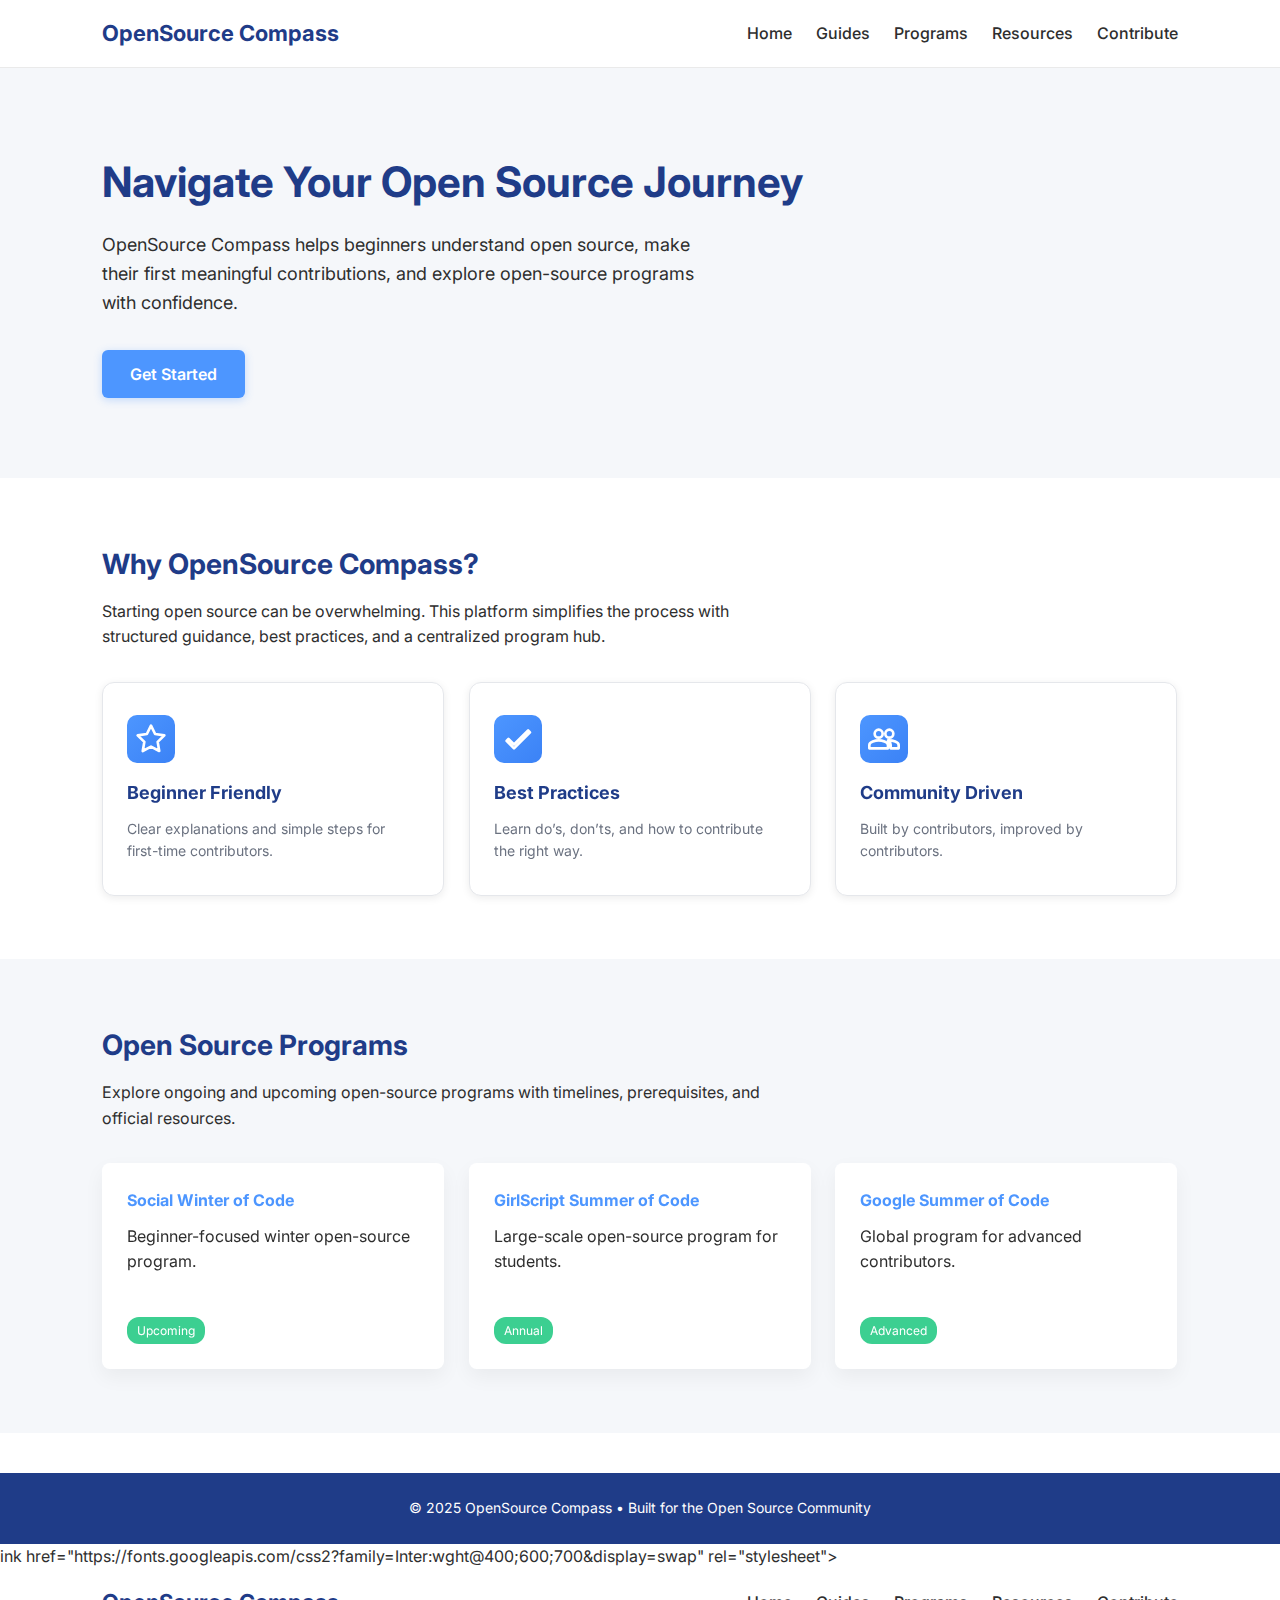
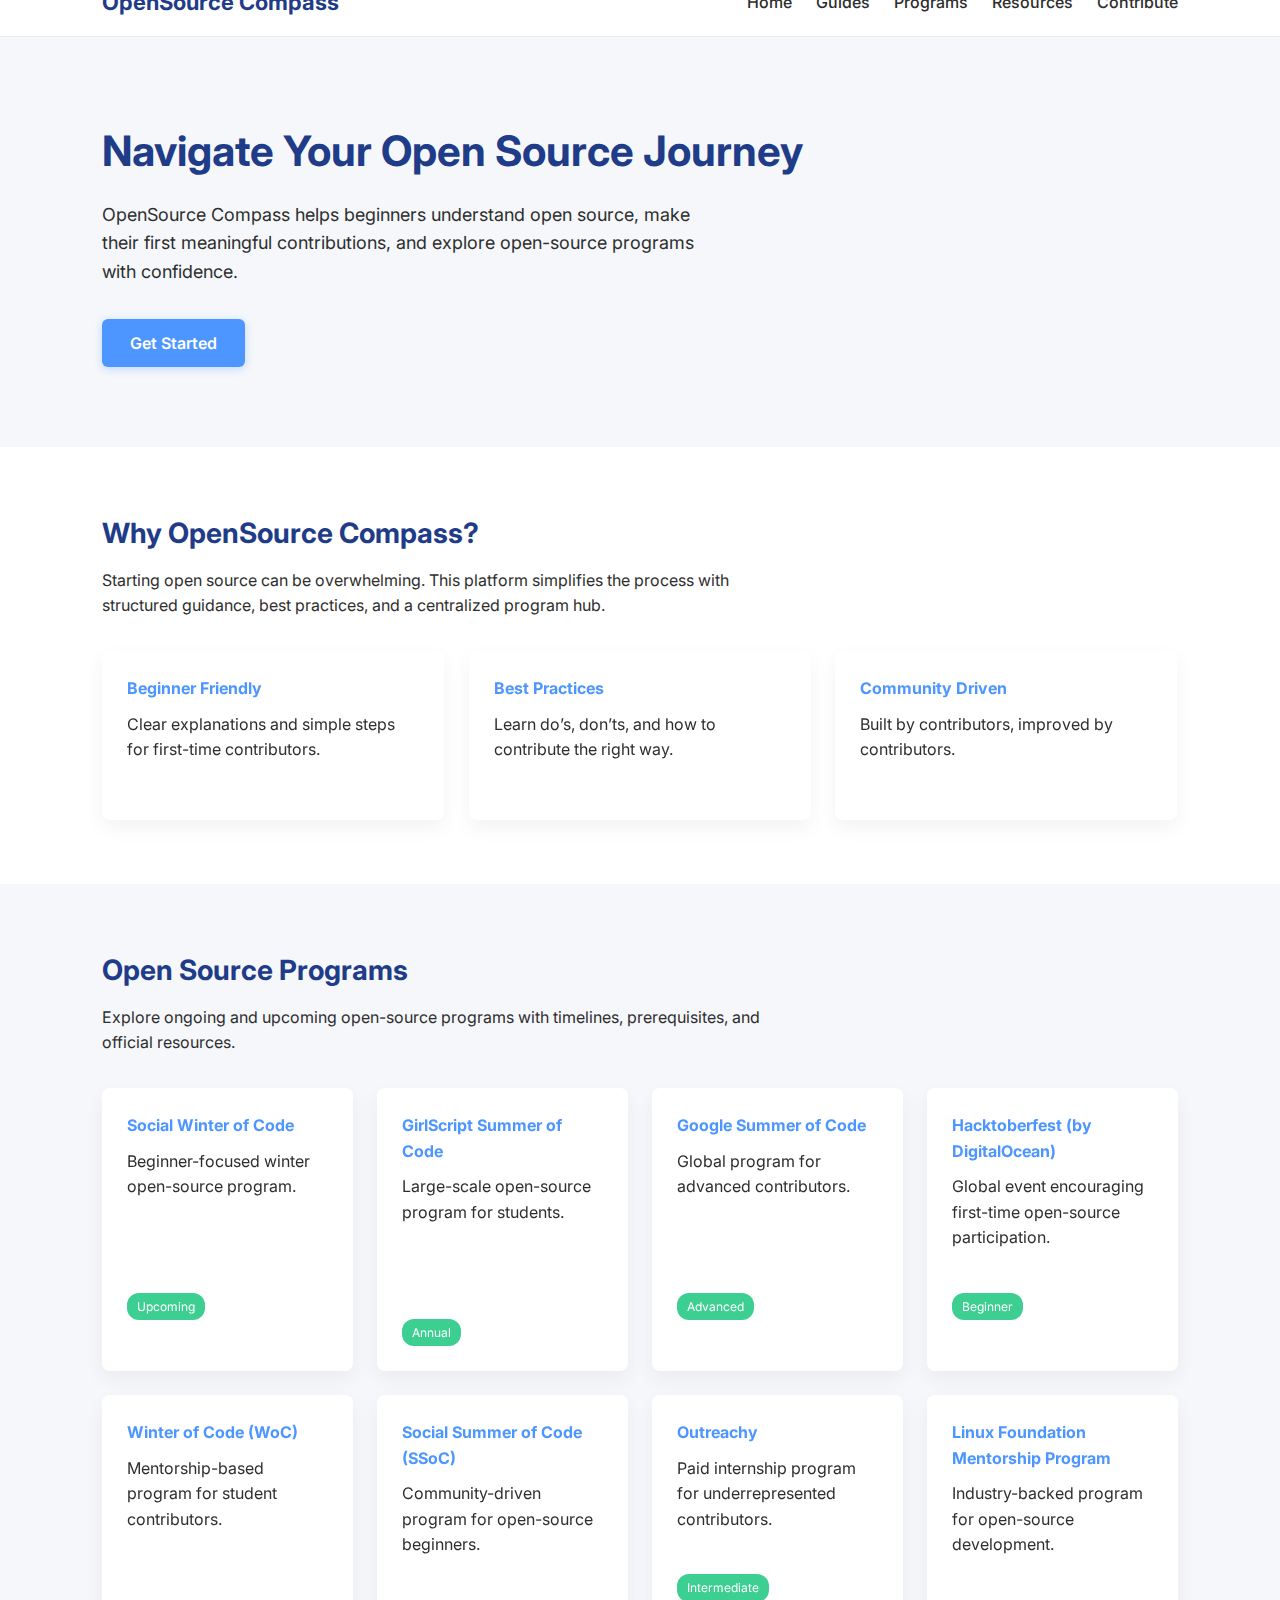
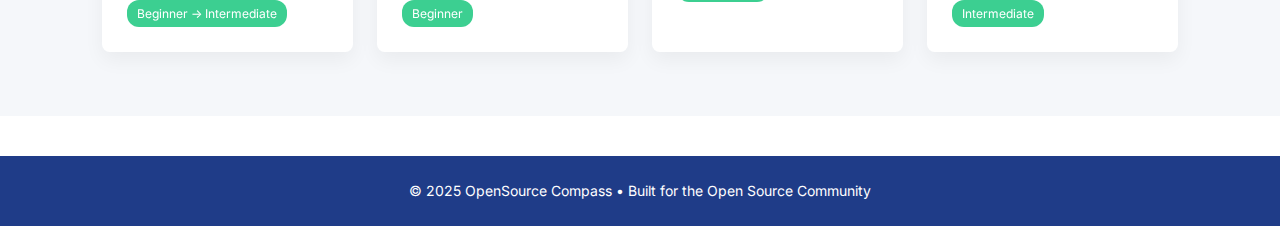
<file: index.html>
<!DOCTYPE html>
<html lang="en">
<head>
    <meta charset="UTF-8">
    <title>OpenSource Compass</title>
    <meta name="viewport" content="width=device-width, initial-scale=1.0">

    <!-- Google Font -->
    <l<!DOCTYPE html>
<html lang="en">
<head>
    <meta charset="UTF-8">
    <title>OpenSource Compass</title>
    <meta name="viewport" content="width=device-width, initial-scale=1.0">

    <!-- Google Font -->
    <link href="https://fonts.googleapis.com/css2?family=Inter:wght@400;600;700&display=swap" rel="stylesheet">
    <link rel="stylesheet" href="css/style.css">
</head>

<body>

<!-- Navbar -->
<header>
    <h1>OpenSource Compass</h1>
    <div class="hamburger">
        <div></div>
        <div></div>
        <div></div>
    </div>
    <nav>
        <div class="close-icon">X</div>
        <a href="#">Home</a>
        <a href="#">Guides</a>
        <a href="#">Programs</a>
        <a href="#">Resources</a>
        <a href="#">Contribute</a>
    </nav>
</header>

<!-- Hero Section -->
<section class="hero">
    <h2>Navigate Your Open Source Journey</h2>
    <p>
        OpenSource Compass helps beginners understand open source,
        make their first meaningful contributions, and explore
        open-source programs with confidence.
    </p>
    <button>Get Started</button>
</section>

<!-- Why Section -->
<section>
    <h3>Why OpenSource Compass?</h3>
    <p>
        Starting open source can be overwhelming. This platform simplifies
        the process with structured guidance, best practices, and a
        centralized program hub.
    </p>

    <div class="card-container why-cards">
        <div class="card">
            <div class="icon">
                <svg viewBox="0 0 24 24">
                    <!-- Lightbulb Icon -->
                    <path d="M12 2l3.09 6.26L22 9.27l-5 4.87 1.18 6.88L12 17.77l-6.18 3.25L7 14.14 2 9.27l6.91-1.01L12 2z"/>
                </svg>
            </div>
            <h4>Beginner Friendly</h4>
            <p>Clear explanations and simple steps for first-time contributors.</p>
        </div>

        <div class="card">
            <div class="icon">
                <svg viewBox="0 0 24 24">
                    <!-- Checkmark Icon -->
                    <path d="M9 16.17L4.83 12l-1.42 1.41L9 19 21 7l-1.41-1.41L9 16.17z"/>
                </svg>
            </div>
            <h4>Best Practices</h4>
            <p>Learn do’s, don’ts, and how to contribute the right way.</p>
        </div>

        <div class="card">
            <div class="icon">
                <svg viewBox="0 0 24 24">
                    <!-- People Icon -->
                    <path d="M16 11c1.66 0 2.99-1.34 2.99-3S17.66 5 16 5c-1.66 0-3 1.34-3 3s1.34 3 3 3zm-8 0c1.66 0 2.99-1.34 2.99-3S9.66 5 8 5C6.34 5 5 6.34 5 8s1.34 3 3 3zm0 2c-2.33 0-7 1.17-7 3.5V19h14v-2.5c0-2.33-4.67-3.5-7-3.5zm8 0c-.29 0-.62.02-.97.05 1.16.84 1.97 1.97 1.97 3.45V19h6v-2.5c0-2.33-4.67-3.5-7-3.5z"/>
                </svg>
            </div>
            <h4>Community Driven</h4>
            <p>Built by contributors, improved by contributors.</p>
        </div>
    </div>
</section>

<!-- Programs Section -->
<section class="programs">
    <h3>Open Source Programs</h3>
    <p>
        Explore ongoing and upcoming open-source programs with timelines,
        prerequisites, and official resources.
    </p>

    <div class="card-container">
        <div class="card">
            <h4>Social Winter of Code</h4>
            <p>Beginner-focused winter open-source program.</p>
            <span class="badge">Upcoming</span>
        </div>

        <div class="card">
            <h4>GirlScript Summer of Code</h4>
            <p>Large-scale open-source program for students.</p>
            <span class="badge">Annual</span>
        </div>

        <div class="card">
            <h4>Google Summer of Code</h4>
            <p>Global program for advanced contributors.</p>
            <span class="badge">Advanced</span>
        </div>
    </div>
</section>

<!-- Footer -->
<footer>
    <p>© 2025 OpenSource Compass • Built for the Open Source Community</p>
</footer>

<script>
    const hamburger = document.querySelector('.hamburger');
    const nav = document.querySelector('nav');
    const closeIcon = document.querySelector('.close-icon');

    hamburger.addEventListener('click', () => {
        nav.classList.add('active');
        hamburger.classList.add('active');
    });

    closeIcon.addEventListener('click', () => {
        nav.classList.remove('active');
        hamburger.classList.remove('active');
    });

    document.addEventListener('click', (e) => {
        if (nav.classList.contains('active') && !nav.contains(e.target) && !hamburger.contains(e.target)) {
            nav.classList.remove('active');
            hamburger.classList.remove('active');
        }
    });
</script>

</body>
</html>
ink href="https://fonts.googleapis.com/css2?family=Inter:wght@400;600;700&display=swap" rel="stylesheet">
    <link rel="stylesheet" href="css/style.css">

    <style>
        :root {
            --primary-blue: #1F3C88;
            --secondary-blue: #4D96FF;
            --light-gray: #F5F7FA;
            --text-dark: #2E2E2E;
            --success-green: #3CCF91;
            --white: #FFFFFF;
        }

        * {
            margin: 0;
            padding: 0;
            box-sizing: border-box;
            font-family: 'Inter', sans-serif;
        }

        body {
            background-color: var(--white);
            color: var(--text-dark);
            line-height: 1.6;
        }

        /* ---------- Navbar ---------- */
        header {
            background-color: var(--white);
            border-bottom: 1px solid #eaeaea;
            padding: 16px 8%;
            display: flex;
            justify-content: space-between;
            align-items: center;
        }

        header h1 {
            color: var(--primary-blue);
            font-size: 22px;
        }

        nav a {
            margin-left: 24px;
            text-decoration: none;
            color: var(--text-dark);
            font-weight: 500;
        }

        nav a:hover {
            color: var(--secondary-blue);
        }

        /* ---------- Hero Section ---------- */
        .hero {
            background-color: var(--light-gray);
            padding: 80px 8%;
            display: flex;
            flex-direction: column;
            align-items: flex-start;
        }

        .hero h2 {
            font-size: 42px;
            color: var(--primary-blue);
            margin-bottom: 16px;
        }

        .hero p {
            max-width: 600px;
            font-size: 18px;
            margin-bottom: 32px;
        }

        .hero button {
            background-color: var(--secondary-blue);
            color: var(--white);
            border: none;
            padding: 14px 28px;
            font-size: 16px;
            border-radius: 6px;
            cursor: pointer;
        }

        .hero button:hover {
            background-color: var(--primary-blue);
        }

        /* ---------- Section Common ---------- */
        section {
            padding: 64px 8%;
        }

        section h3 {
            font-size: 28px;
            color: var(--primary-blue);
            margin-bottom: 12px;
        }

        section p {
            max-width: 700px;
            margin-bottom: 32px;
        }

        /* ---------- Cards ---------- */
        .card-container {
            display: grid;
            grid-template-columns: repeat(auto-fit, minmax(250px, 1fr));
            gap: 24px;
        }

        .card {
            background-color: var(--white);
            padding: 24px;
            border-radius: 8px;
            box-shadow: 0 8px 20px rgba(0,0,0,0.05);
            border: 1px solid transparent;
            transition: 
                transform 0.3s ease,
                box-shadow 0.3s ease;
        }

        .card:hover {
            transform: translateY(-10px);
            box-shadow: 0 16px 35px rgba(0,0,0,0.12);
            border-color: var(--secondary-blue);
        }

        .card h4 {
            margin-bottom: 10px;
            color: var(--secondary-blue);
        }

        /* ---------- Programs Section ---------- */
        .programs {
            background-color: var(--light-gray);
        }

        .badge {
            display: inline-block;
            background-color: var(--success-green);
            color: var(--white);
            padding: 4px 10px;
            border-radius: 12px;
            font-size: 12px;
            margin-top: 10px;
        }

        /* ---------- Footer ---------- */
        footer {
            background-color: var(--primary-blue);
            color: var(--white);
            text-align: center;
            padding: 24px;
            margin-top: 40px;
        }

        footer p {
            font-size: 14px;
        }

        /* ---------- Responsive ---------- */
        @media (max-width: 768px) {
            .hero h2 {
                font-size: 32px;
            }
        }
        /* ---------- Scroll To Top Button ---------- */
        #scrollTopBtn {
            position: fixed;
            bottom: 30px;
            right: 30px;
            z-index: 1000;

            background-color: var(--secondary-blue);
            color: var(--white);
            border: none;
            border-radius: 50%;
            width: 48px;
            height: 48px;

            font-size: 20px;
            cursor: pointer;

            display: none;

            box-shadow: 0 8px 20px rgba(0,0,0,0.2);
            transition: 
                transform 0.3s ease,
                background-color 0.3s ease;
        }

        #scrollTopBtn:hover {
            background-color: var(--primary-blue);
            transform: translateY(-4px);
        }

    </style>
</head>

<body>

<!-- Navbar -->
<header>
    <h1>OpenSource Compass</h1>
    <nav>
        <a href="index.html">Home</a>
        <a href="guides.html">Guides</a>
        <a href="#">Programs</a>
        <a href="#">Resources</a>
        <a href="#">Contribute</a>
    </nav>
</header>

<!-- Hero Section -->
<section class="hero">
    <h2>Navigate Your Open Source Journey</h2>
    <p>
        OpenSource Compass helps beginners understand open source,
        make their first meaningful contributions, and explore
        open-source programs with confidence.
    </p>
    <button>Get Started</button>
</section>

<!-- Why Section -->
<section>
    <h3>Why OpenSource Compass?</h3>
    <p>
        Starting open source can be overwhelming. This platform simplifies
        the process with structured guidance, best practices, and a
        centralized program hub.
    </p>

    <div class="card-container">
        <div class="card">
            <h4>Beginner Friendly</h4>
            <p>Clear explanations and simple steps for first-time contributors.</p>
        </div>

        <div class="card">
            <h4>Best Practices</h4>
            <p>Learn do’s, don’ts, and how to contribute the right way.</p>
        </div>

        <div class="card">
            <h4>Community Driven</h4>
            <p>Built by contributors, improved by contributors.</p>
        </div>
    </div>
</section>

<!-- Programs Section -->
<section class="programs">
    <h3>Open Source Programs</h3>
    <p>
        Explore ongoing and upcoming open-source programs with timelines,
        prerequisites, and official resources.
    </p>

    <div class="card-container">
        <div class="card">
            <h4>Social Winter of Code</h4>
            <p>Beginner-focused winter open-source program.</p><br><br>
            <span class="badge">Upcoming</span>
        </div>

        <div class="card">
            <h4>GirlScript Summer of Code</h4>
            <p>Large-scale open-source program for students.</p><br><br>
            <span class="badge">Annual</span>
        </div>

        <div class="card">
            <h4>Google Summer of Code</h4>
            <p>Global program for advanced contributors.</p><br><br>
            <span class="badge">Advanced</span>
        </div>

        <div class="card">
            <h4>Hacktoberfest (by DigitalOcean)</h4>
            <p>Global event encouraging first-time open-source participation.</p>
            <span class="badge">Beginner</span>
        </div>

        <div class="card">
            <h4>Winter of Code (WoC)</h4>
            <p>Mentorship-based program for student contributors.</p><br>
            <span class="badge">Beginner → Intermediate</span>
        </div>

        <div class="card">
            <h4>Social Summer of Code (SSoC)</h4>
            <p>Community-driven program for open-source beginners.</p>
            <span class="badge">Beginner</span>
        </div>

        <div class="card">
            <h4>Outreachy</h4>
            <p>Paid internship program for underrepresented contributors.</p>
            <span class="badge">Intermediate</span>
        </div>

        <div class="card">
            <h4>Linux Foundation Mentorship Program</h4>
            <p>Industry-backed program for open-source development.</p>
            <span class="badge">Intermediate</span>
        </div>
    </div>
</section>

<!-- Footer -->
<footer>
    <p>© 2025 OpenSource Compass • Built for the Open Source Community</p>
</footer>

<button id="scrollTopBtn" title="Go to top">↑</button>

<script>
    const scrollTopBtn = document.getElementById("scrollTopBtn");

    window.addEventListener("scroll", () => {
        if (window.scrollY > 300) {
            scrollTopBtn.style.display = "block";
        } else {
            scrollTopBtn.style.display = "none";
        }
    });

    scrollTopBtn.addEventListener("click", () => {
        window.scrollTo({
            top: 0,
            behavior: "smooth"
        });
    });
</script>


</body>
</html>
</file>
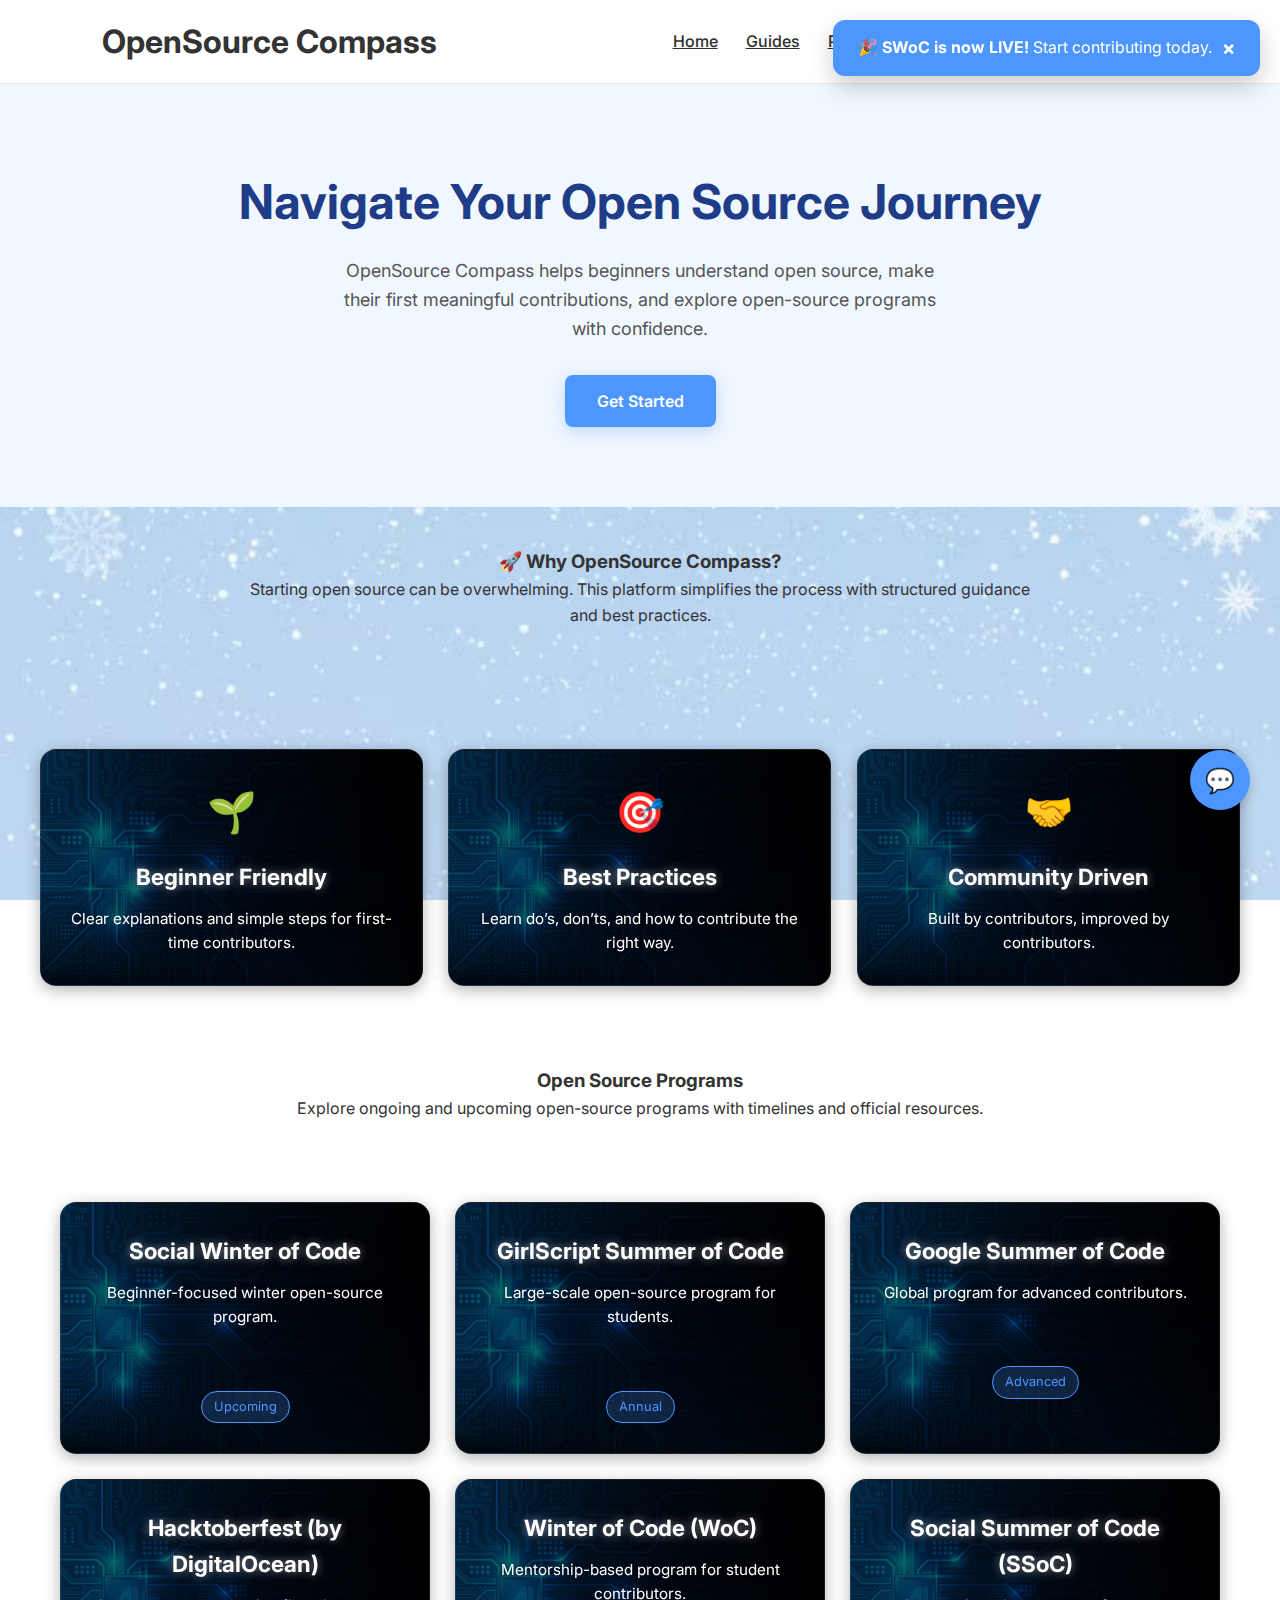
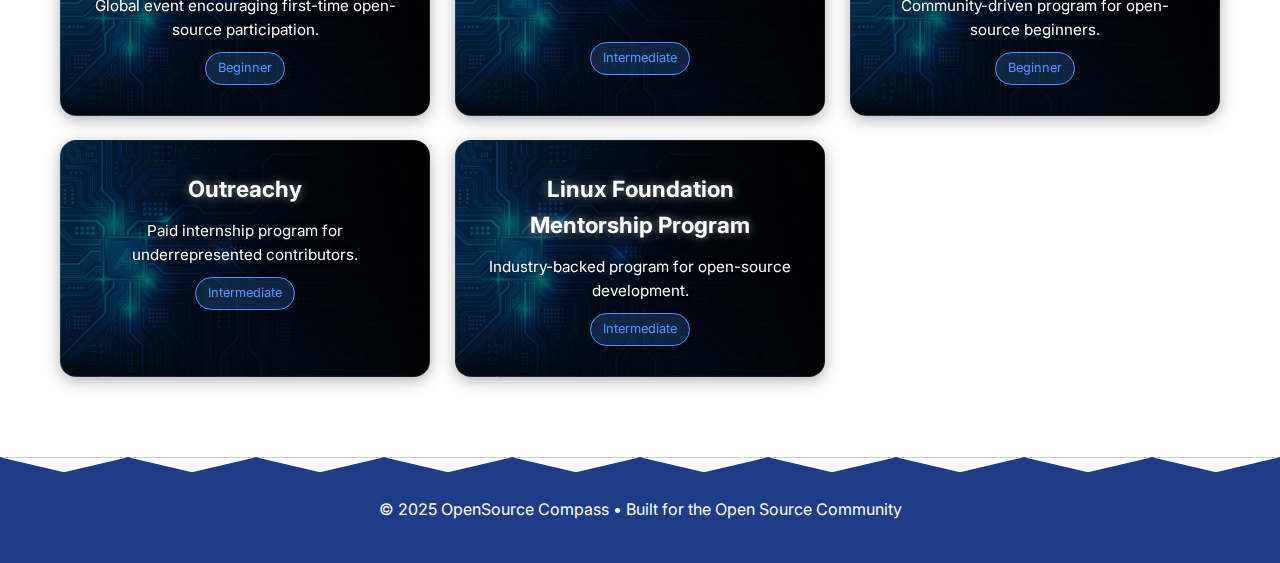
<file: frontend/pages/index.html>
<!DOCTYPE html>
<html lang="en">

<head>
    <meta charset="UTF-8">
    <title>OpenSource Compass</title>
    <meta name="viewport" content="width=device-width, initial-scale=1.0">

    <link href="https://fonts.googleapis.com/css2?family=Inter:wght@400;600;700&display=swap" rel="stylesheet">
    <link rel="stylesheet" href="../css/style.css">
    <link rel="stylesheet" href="../css/chatbot.css">

    <style>
/* 1. Global & Background - Applied to the whole page */
        body {
    margin: 0;
    padding: 0;
    background-image: url('../library/assets/lightsnow.png'); 
    background-size: cover;
    background-attachment: fixed;
    background-position: center;
            font-family: 'Inter', sans-serif;
    color: #333;
}

/* 2. Layout Containers */
.card-grid {
    display: grid;
    grid-template-columns: repeat(auto-fit, minmax(280px, 1fr));
    gap: 25px;
    padding: 40px;
    background: transparent; /* No background here so body snow shows through */
}

/* 3. Section Alignment - Centers the headings you arrowed */
.section-header, 
.programs {
    text-align: center;
    padding: 40px 20px;
}

.centered-description {
    max-width: 800px;
    margin: 0 auto;
}

/* 4. The Premium Dark Cards */
.card {
    background: linear-gradient(rgba(0, 0, 0, 0.6), rgba(0, 0, 0, 0.6)), url('../library/assets/box.png');
    background-size: cover;
    background-position: center;
    border-radius: 16px;
    padding: 30px;
    text-align: center;
    border: 1px solid rgba(255, 255, 255, 0.1);
    transition: all 0.4s cubic-bezier(0.175, 0.885, 0.32, 1.275);
    cursor: pointer;
    position: relative;
    box-shadow: 0 4px 15px rgba(0,0,0,0.3);
}

.card:hover {
    transform: translateY(-10px);
    box-shadow: 0 15px 30px rgba(77, 150, 255, 0.25);
    border-color: #4D96FF;
        }

/* 5. Typography inside Cards */
.card-icon {
    font-size: 2.5rem;
    margin-bottom: 15px;
    display: block;
        }

.card h4 {
    color: #ffffff !important;
    font-size: 1.4rem;
    text-shadow: 0 0 10px rgba(255, 255, 255, 0.5);
    margin-top: 0;
    margin-bottom: 12px;
        }

.card:hover {
    transform: translateY(-10px);
    box-shadow: 0 16px 35px rgba(0, 0, 0, 0.12);
    border-color: #4D96FF;
}

.card p {
    color: #ffffff !important;
    line-height: 1.6;
    font-size: 0.95rem;
    text-shadow: 0 0 5px rgba(0, 0, 0, 0.5);
}

.badge {
    display: inline-block;
    padding: 5px 12px;
    background: rgba(77, 150, 255, 0.2);
    border: 1px solid #4D96FF;
    color: #4D96FF;
    border-radius: 20px;
    font-size: 0.8rem;
    margin-top: 10px;
}

/* 6. UI Elements */
        #scrollTopBtn {
            position: fixed;
            bottom: 30px;
            right: 30px;
    z-index: 1000;
    background-color: #4D96FF;
    color: #FFFFFF;
            border: none;
    border-radius: 50%;
            width: 48px;
            height: 48px;
    font-size: 20px;
            cursor: pointer;
            display: none;
box-shadow: 0 8px 20px rgba(0, 0, 0, 0.2);
    transition: transform 0.3s ease, background-color 0.3s ease;
}

#scrollTopBtn:hover {
    background-color: #1F3C88;
    transform: translateY(-4px);
}

/* Updated Hero section for perfect centering */
.hero {
    background-color: #f0f7ff;
    padding: 80px 20px;
    text-align: center; /* Centers text and inline elements */
    display: flex; /* Enables flexbox */
    flex-direction: column; /* Stacks content vertically */
    align-items: center; /* Centers the button and paragraphs horizontally */
    justify-content: center; /* Centers content vertically if height is added */
}

.hero p {
    max-width: 600px; /* Limits width to keep text readable */
    margin-left: auto;
    margin-right: auto;
}

/* Style for the SWoC Popup */
#live-popup {
    position: fixed;
    top: 20px;
    right: 20px;
    background: #4D96FF;
    color: white;
    padding: 15px 25px;
    border-radius: 12px;
    box-shadow: 0 10px 25px rgba(0,0,0,0.2);
    z-index: 2000;
    display: flex;
    align-items: center;
    gap: 10px;
    animation: slideIn 0.5s ease-out;
}

#live-popup button {
    background: none;
    border: none;
    color: white;
    font-size: 20px;
    cursor: pointer;
    font-weight: bold;
}

@keyframes slideIn {
    from { transform: translateX(100%); opacity: 0; }
    to { transform: translateX(0); opacity: 1; }
}
        }
    </style>

</head>
<body>


<header>
    <h1>OpenSource Compass</h1>
    <nav>
        <a href="index.html">Home</a>
        <a href="guides.html">Guides</a>
        <a href="programs.html">Programs</a>
        <a href="Resources.html">Resources</a>
        <a href="faq.html">FAQ</a>
        <a href="Contribute.html">Contribute</a>
    </nav>
</header>

    <div id="live-popup">
        <span>🎉 <strong>SWoC is now LIVE!</strong> Start contributing today.</span>
        <button onclick="this.parentElement.style.display='none'">×</button>
    </div>

<section class="hero">
        <h2 class="fade-in-up" style="transition-delay: 0.1s;">Navigate Your Open Source Journey</h2>
        <p class="fade-in-up" style="transition-delay: 0.3s;">
            OpenSource Compass helps beginners understand open source,
            make their first meaningful contributions, and explore
            open-source programs with confidence.
        </p>
        <button onclick="window.location.href='dashboard.html'">Get Started</button>
    </section>

    <section class="modern-section">
        <div class="section-header">
            <h3 class="glow-text">🚀 Why OpenSource Compass?</h3>
            <p class="centered-description">Starting open source can be overwhelming. This platform simplifies the process with structured guidance and best practices.</p>
        </div>

        <div class="card-grid">
            <div class="card">
                <div class="card-icon">🌱</div> 
                <div class="card-content">
                    <h4>Beginner Friendly</h4>
                    <p>Clear explanations and simple steps for first-time contributors.</p>
                </div>
            </div>

            <div class="card">
                <div class="card-icon">🎯</div>
                <div class="card-content">
                    <h4>Best Practices</h4>
                    <p>Learn do’s, don’ts, and how to contribute the right way.</p>
                </div>
            </div>
            
            <div class="card">
                <div class="card-icon">🤝</div>
                <div class="card-content">
                    <h4>Community Driven</h4>
                    <p>Built by contributors, improved by contributors.</p>
                </div>
            </div>
        </div>
    </section>

    <section class="programs">
        <h3>Open Source Programs</h3>
        <p>Explore ongoing and upcoming open-source programs with timelines and official resources.</p>

        <div class="card-grid">
            <div class="card">
                <h4>Social Winter of Code</h4>
                <p>Beginner-focused winter open-source program.</p><br><br>
                <span class="badge">Upcoming</span>
            </div>
            <div class="card">
                <h4>GirlScript Summer of Code</h4>
                <p>Large-scale open-source program for students.</p><br><br>
                <span class="badge">Annual</span>
            </div>
            <div class="card">
                <h4>Google Summer of Code</h4>
                <p>Global program for advanced contributors.</p><br><br>
                <span class="badge">Advanced</span>
            </div>
            <div class="card">
                <h4>Hacktoberfest (by DigitalOcean)</h4>
                <p>Global event encouraging first-time open-source participation.</p>
                <span class="badge">Beginner</span>
            </div>
            <div class="card">
                <h4>Winter of Code (WoC)</h4>
                <p>Mentorship-based program for student contributors.</p><br>
                <span class="badge">Intermediate</span>
            </div>
            <div class="card">
                <h4>Social Summer of Code (SSoC)</h4>
                <p>Community-driven program for open-source beginners.</p>
                <span class="badge">Beginner</span>
            </div>
            <div class="card">
                <h4>Outreachy</h4>
                <p>Paid internship program for underrepresented contributors.</p>
                <span class="badge">Intermediate</span>
            </div>
            <div class="card">
                <h4>Linux Foundation Mentorship Program</h4>
                <p>Industry-backed program for open-source development.</p>
                <span class="badge">Intermediate</span>
            </div>
        </div>
    </section>

    <footer>
        <p>© 2025 OpenSource Compass • Built for the Open Source Community</p>
    </footer>

    <button id="scrollTopBtn" title="Go to top">↑</button>

    <script>
        /* Theme Toggle & Scroll To Top Logic */
        const themeToggle = document.getElementById("themeToggle");
        if(themeToggle) {
            themeToggle.addEventListener("click", () => {
                document.body.classList.toggle("dark-mode");
                themeToggle.textContent = document.body.classList.contains("dark-mode") ? "☀️" : "🌙";
            });
        }

        const scrollTopBtn = document.getElementById("scrollTopBtn");
        window.addEventListener("scroll", () => {
            scrollTopBtn.style.display = window.scrollY > 300 ? "block" : "none";
        });

        scrollTopBtn.addEventListener("click", () => {
            window.scrollTo({ top: 0, behavior: "smooth" });
        });
    </script>
    <script src="../js/main.js"></script>
    <script src="../js/chatbot.js"></script>
</body>
</file>
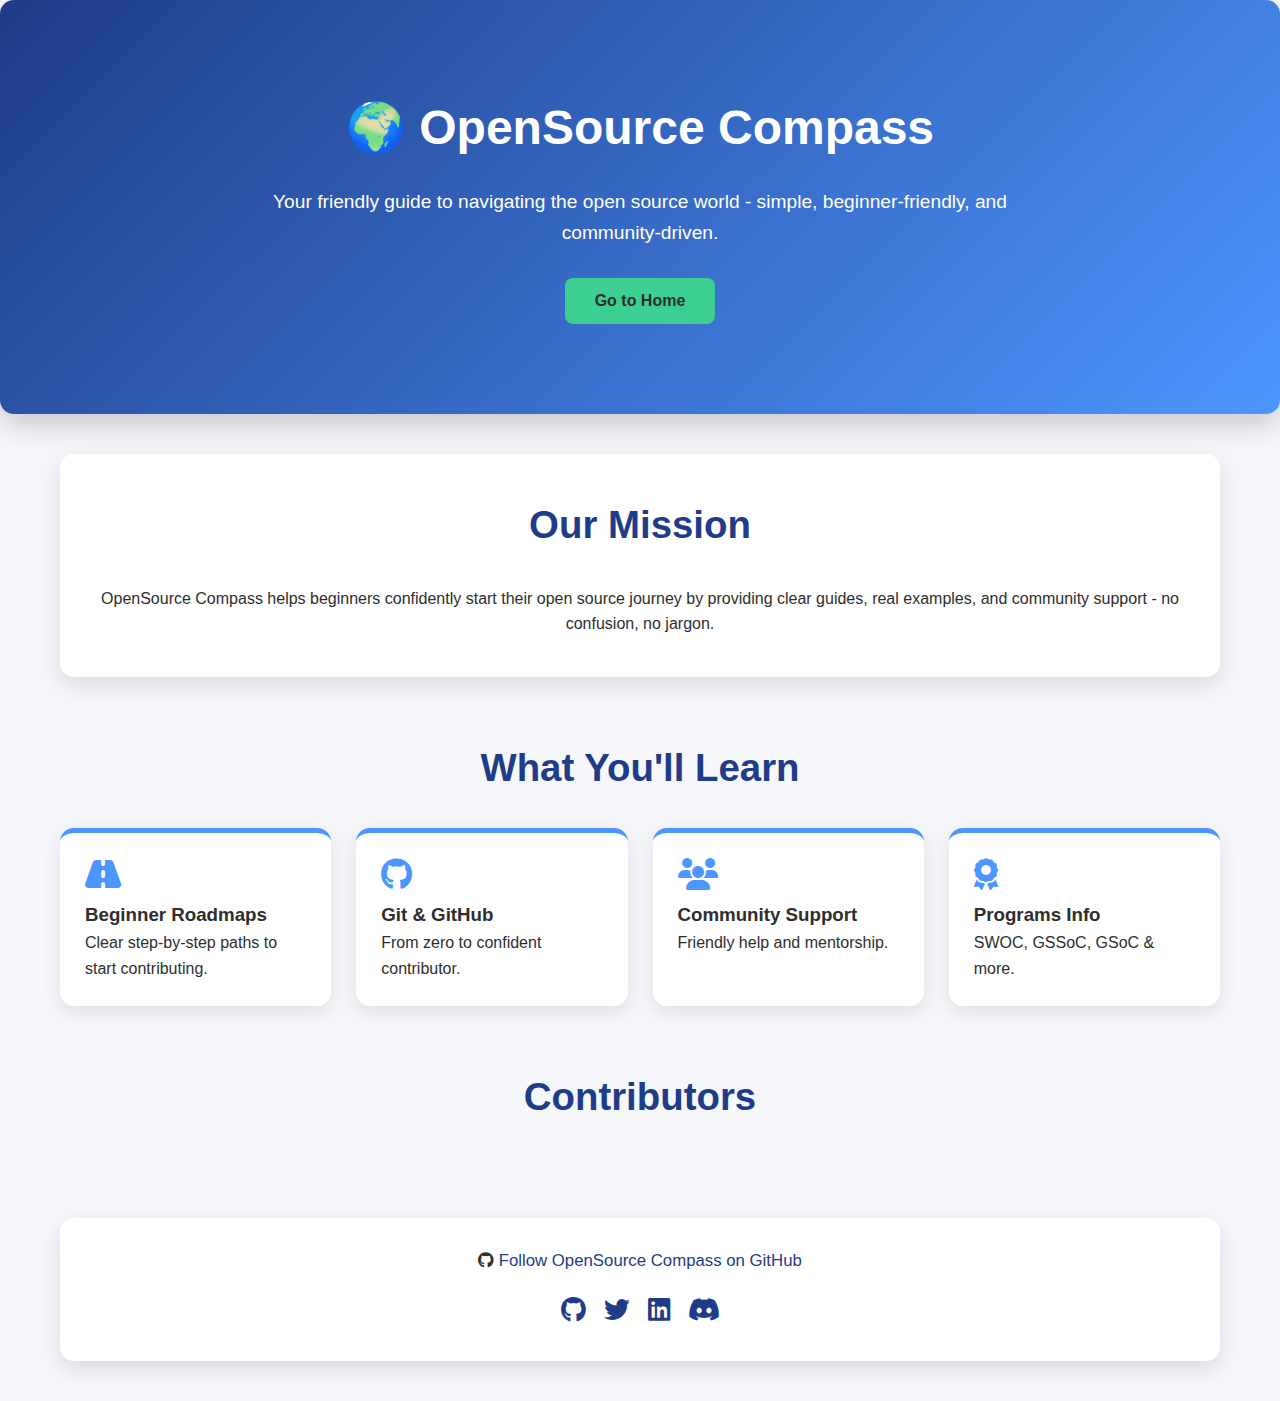
<file: archive/masthead.html>
<!DOCTYPE html>
<html lang="en">
<head>
  <meta charset="UTF-8" />
  <meta name="viewport" content="width=device-width, initial-scale=1.0"/>
  <title>Masthead | OpenSource Compass</title>

  <!-- Font Awesome -->
  <link rel="stylesheet" href="https://cdnjs.cloudflare.com/ajax/libs/font-awesome/6.5.1/css/all.min.css"/>

  <style>
    :root {
      --primary-blue: #1F3C88;
      --secondary-blue: #4D96FF;
      --light-gray: #F5F7FA;
      --text-dark: #2E2E2E;
      --success-green: #3CCF91;
      --warning-orange: #FFA726;
      --danger-red: #EF5350;
      --white: #FFFFFF;
    }

    * {
      margin: 0;
      padding: 0;
      box-sizing: border-box;
      font-family: 'Segoe UI', Tahoma, Geneva, Verdana, sans-serif;
    }

    body {
      background: var(--light-gray);
      color: var(--text-dark);
      line-height: 1.6;
      animation: fadeIn 1s ease forwards;
    }

    @keyframes fadeIn {
      from { opacity: 0; transform: translateY(20px); }
      to { opacity: 1; transform: translateY(0); }
    }

    .container {
      max-width: 1200px;
      margin: 40px auto;
      padding: 0 20px;
      display: flex;
      flex-direction: column;
      gap: 60px;
    }

    /* Masthead Header */
    .masthead-header {
      background: linear-gradient(135deg, var(--primary-blue), var(--secondary-blue));
      color: var(--white);
      padding: 90px 20px;
      text-align: center;
      border-radius: 14px;
      box-shadow: 0 10px 30px rgba(0,0,0,0.2);
    }

    .masthead-header h1 {
      font-size: 3rem;
      margin-bottom: 20px;
    }

    .masthead-header p {
      max-width: 750px;
      margin: 0 auto 30px;
      font-size: 1.2rem;
    }

    .masthead-header button {
      padding: 14px 30px;
      font-size: 16px;
      font-weight: 600;
      border-radius: 8px;
      border: none;
      cursor: pointer;
      background: var(--success-green);
      color: var(--text-dark);
      transition: all 0.3s ease;
    }

    .masthead-header button:hover {
      background: var(--warning-orange);
      transform: translateY(-3px) scale(1.05);
    }

    h2 {
      text-align: center;
      font-size: 2.4rem;
      color: var(--primary-blue);
      margin-bottom: 30px;
    }

    /* Mission */
    .card {
      background: var(--white);
      padding: 40px;
      border-radius: 14px;
      box-shadow: 0 8px 25px rgba(0,0,0,0.12);
      text-align: center;
    }

    /* Features */
    .features {
      display: grid;
      grid-template-columns: repeat(auto-fit, minmax(250px, 1fr));
      gap: 25px;
    }

    .feature-card {
      background: var(--white);
      padding: 25px;
      border-radius: 14px;
      border-top: 5px solid var(--secondary-blue);
      box-shadow: 0 6px 20px rgba(0,0,0,0.1);
      transition: transform 0.3s ease;
    }

    .feature-card:hover {
      transform: translateY(-5px);
    }

    .feature-card i {
      font-size: 2rem;
      color: var(--secondary-blue);
      margin-bottom: 10px;
    }

    /* Contributors Grid */
.contributors {
  display: grid;
  grid-template-columns: repeat(5, 1fr); /* 4 per row */
  gap: 25px;
  justify-items: center;
}

.contributor {
  width: 180px;
  background: var(--white);
  border-radius: 14px;
  padding: 20px;
  text-align: center;
  border: 2px solid var(--secondary-blue);
  transition: all 0.3s ease;
}

.contributor img {
  width: 90px;
  height: 90px;
  border-radius: 50%;
  margin-bottom: 10px;
}

.contributor a {
  text-decoration: none;
  color: var(--text-dark);
}

.contributor:hover {
  transform: translateY(-6px) scale(1.05);
  box-shadow: 0 12px 28px rgba(0,0,0,0.2);
}

/* Responsive */
@media (max-width: 1024px) {
  .contributors {
    grid-template-columns: repeat(2, 1fr); /* 2 per row on tablet */
  }
}

@media (max-width: 600px) {
  .contributors {
    grid-template-columns: 1fr; /* 1 per row on mobile */
  }
}



    /* Contact */
    .contact-grid {
      display: grid;
      grid-template-columns: repeat(auto-fit, minmax(300px, 1fr));
      gap: 25px;
    }

    .contact-card {
      background: var(--white);
      padding: 30px;
      border-radius: 14px;
      box-shadow: 0 8px 22px rgba(0,0,0,0.12);
      text-align: center;
    }

    .social-icons {
      display: flex;
      justify-content: center;
      gap: 18px;
      margin-top: 15px;
    }

    .social-icons a {
      font-size: 1.6rem;
      color: var(--primary-blue);
      transition: transform 0.3s ease;
    }

    .social-icons a:hover {
      transform: scale(1.2);
      color: var(--secondary-blue);
    }

    /* Back to top */
    #backToTop {
      position: fixed;
      bottom: 30px;
      right: 20px;
      width: 50px;
      height: 50px;
      border-radius: 50%;
      border: none;
      background: var(--primary-blue);
      color: var(--white);
      font-size: 20px;
      cursor: pointer;
      display: none;
      box-shadow: 0 6px 20px rgba(0,0,0,0.25);
    }

    #backToTop:hover {
      background: var(--secondary-blue);
    }
    /* Repo / Follow Link Style (same as first card) */
.repo-link {
  font-size: 1.05rem;
  font-weight: 500;
  color: var(--primary-blue);
  text-decoration: none;
  text-underline-offset: 4px;
  transition: color 0.3s ease;
}

.repo-link:hover {
  color: var(--secondary-blue);
}

/* Social icons alignment improvement */
.social-icons {
  margin-top: 15px;
}

.social-icons a {
  font-size: 1.6rem;
  color: var(--primary-blue);
  transition: transform 0.3s ease, color 0.3s ease;
}

.social-icons a:hover {
  transform: scale(1.25);
  color: var(--secondary-blue);
}

  </style>
</head>

<body>

  <!-- Masthead -->
  <section class="masthead-header">
    <h1>🌍 OpenSource Compass</h1>
    <p>Your friendly guide to navigating the open source world - simple, beginner-friendly, and community-driven.</p>
    <button onclick="window.location.href='index.html'">Go to Home</button>
  </section>

  <div class="container">

    <!-- Mission -->
    <section class="card">
      <h2>Our Mission</h2>
      <p>
        OpenSource Compass helps beginners confidently start their open source journey
        by providing clear guides, real examples, and community support - no confusion, no jargon.
      </p>
    </section>

    <!-- Features -->
    <section>
      <h2>What You'll Learn</h2>
      <div class="features">
        <div class="feature-card">
          <i class="fa-solid fa-road"></i>
          <h3>Beginner Roadmaps</h3>
          <p>Clear step-by-step paths to start contributing.</p>
        </div>
        <div class="feature-card">
          <i class="fa-brands fa-github"></i>
          <h3>Git & GitHub</h3>
          <p>From zero to confident contributor.</p>
        </div>
        <div class="feature-card">
          <i class="fa-solid fa-users"></i>
          <h3>Community Support</h3>
          <p>Friendly help and mentorship.</p>
        </div>
        <div class="feature-card">
          <i class="fa-solid fa-award"></i>
          <h3>Programs Info</h3>
          <p>SWOC, GSSoC, GSoC & more.</p>
        </div>
      </div>
    </section>

    <!-- Contributors -->
    <section>
      <h2>Contributors</h2>
      <div id="contributors" class="contributors"></div>
    </section>

    <!-- Contact -->
   <div class="contact-card">
  <p>
    <i class="fa-brands fa-github"></i>
    <a 
      href="https://github.com/sayeeg-11" 
      target="_blank" 
      class="repo-link"
    >
      Follow OpenSource Compass on GitHub
    </a>
  </p>

  <div class="social-icons">
    <a href="https://github.com/sayeeg-11" target="_blank" title="GitHub">
      <i class="fa-brands fa-github"></i>
    </a>
    <a href="#" title="Twitter">
      <i class="fa-brands fa-twitter"></i>
    </a>
    <a href="#" title="LinkedIn">
      <i class="fa-brands fa-linkedin"></i>
    </a>
    <a href="#" title="Discord">
      <i class="fa-brands fa-discord"></i>
    </a>
  </div>
</div>


  </div>

  <button id="backToTop">↑</button>

  <script>
  async function fetchContributors() {
    try {
      const response = await fetch(
        "https://api.github.com/repos/sayeeg-11/OpenSource-Compass/contributors"
      );
      const contributors = await response.json();
      const container = document.getElementById("contributors");
      container.innerHTML = "";

      contributors.forEach(c => {
        const div = document.createElement("div");
        div.className = "contributor";
        div.innerHTML = `
          <a href="${c.html_url}" target="_blank" rel="noopener noreferrer">
            <img src="${c.avatar_url}" alt="${c.login}">
            <p><strong>${c.login}</strong></p>
          </a>
        `;
        container.appendChild(div);
      });
    } catch (error) {
      console.error("Error fetching contributors:", error);
    }
  }

  fetchContributors();
</script>

</body>
</html>
</file>
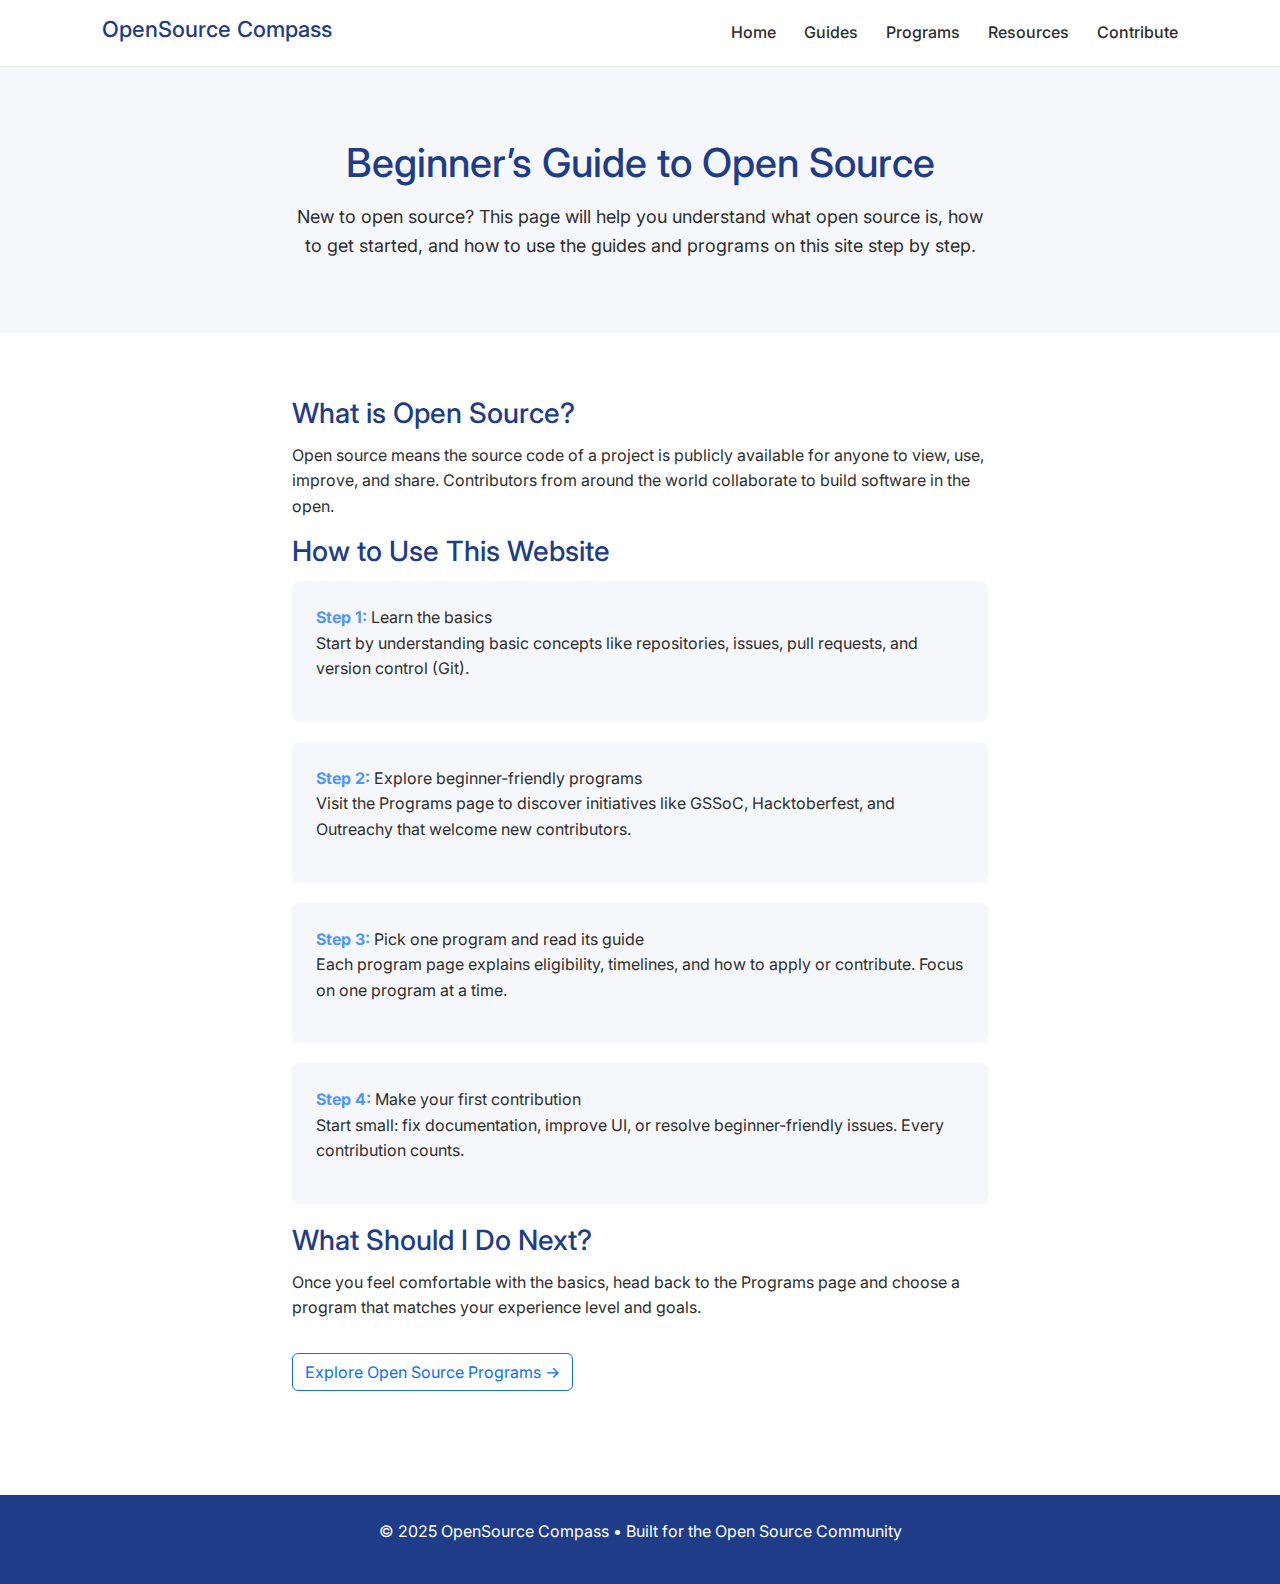
<file: pages/beginners-guide.html>
<!DOCTYPE html>
<html lang="en">

<head>
    <meta charset="UTF-8">
    <title>Beginner’s Guide to Open Source</title>
    <meta name="viewport" content="width=device-width, initial-scale=1.0">

    <!-- Google Font -->
    <link href="https://fonts.googleapis.com/css2?family=Inter:wght@400;600;700&display=swap" rel="stylesheet">
    <link href="https://cdn.jsdelivr.net/npm/bootstrap@5.3.8/dist/css/bootstrap.min.css" rel="stylesheet">

    <style>
        :root {
            --primary-blue: #1F3C88;
            --secondary-blue: #4D96FF;
            --light-gray: #F5F7FA;
            --text-dark: #2E2E2E;
            --white: #FFFFFF;
        }

        body {
            font-family: 'Inter', sans-serif;
            color: var(--text-dark);
            background-color: var(--white);
            line-height: 1.6;
        }

        header {
            border-bottom: 1px solid #eaeaea;
            padding: 16px 8%;
            display: flex;
            justify-content: space-between;
            align-items: center;
        }

        header h1 {
            color: var(--primary-blue);
            font-size: 22px;
        }

        nav a {
            margin-left: 24px;
            text-decoration: none;
            color: var(--text-dark);
            font-weight: 500;
        }

        nav a:hover {
            color: var(--secondary-blue);
        }

        .hero {
            background-color: var(--light-gray);
            padding: 72px 8%;
            text-align: center;
        }

        .hero h2 {
            font-size: 40px;
            color: var(--primary-blue);
            margin-bottom: 16px;
        }

        .hero p {
            max-width: 700px;
            margin: 0 auto;
            font-size: 18px;
        }

        section {
            padding: 64px 8%;
            max-width: 900px;
            margin: auto;
        }

        section h3 {
            color: var(--primary-blue);
            margin-bottom: 12px;
        }

        .step {
            background-color: var(--light-gray);
            border-radius: 8px;
            padding: 24px;
            margin-bottom: 20px;
        }

        .step span {
            font-weight: 700;
            color: var(--secondary-blue);
        }

        footer {
            background-color: var(--primary-blue);
            color: var(--white);
            text-align: center;
            padding: 24px;
            margin-top: 40px;
        }

        /* ---------- Dark Mode ---------- */
        .dark-mode {
            background-color: #0f172a;
            color: #e5e7eb;
        }

        .dark-mode .hero,
        .dark-mode section,
        .dark-mode .step {
            background-color: #111827;
        }

        .dark-mode h1,
        .dark-mode h2,
        .dark-mode h3 {
            color: #93c5fd;
        }

        .dark-mode nav a {
            color: #e5e7eb;
        }

        /* ---------- Theme Toggle Button ---------- */
        .theme-toggle {
            position: fixed;
            bottom: 24px;
            right: 24px;
            background: var(--secondary-blue);
            color: white;
            border: none;
            border-radius: 50%;
            width: 48px;
            height: 48px;
            font-size: 20px;
            cursor: pointer;
            box-shadow: 0 6px 16px rgba(0, 0, 0, 0.2);
            z-index: 999;
        }

        .theme-toggle:hover {
            background: var(--primary-blue);
        }

        /* ---------- Scroll To Top ---------- */
        .scroll-top {
            position: fixed;
            bottom: 24px;
            right: 84px;
            display: none;
            background: #e5e7eb;
            color: #1f2937;
            border: none;
            border-radius: 50%;
            width: 44px;
            height: 44px;
            font-size: 18px;
            cursor: pointer;
            box-shadow: 0 6px 16px rgba(0, 0, 0, 0.2);
            z-index: 999;
        }

        .scroll-top:hover {
            background: #d1d5db;
        }

        .step {
            animation: fadeUp 0.6s ease both;
        }

        @keyframes fadeUp {
            from {
                opacity: 0;
                transform: translateY(12px);
            }

            to {
                opacity: 1;
                transform: translateY(0);
            }
        }
    </style>
</head>

<body>

    <!-- Navbar -->
    <header>
        <h1>OpenSource Compass</h1>
        <nav>
            <a href="index.html">Home</a>
            <a href="guides.html">Guides</a>
            <a href="programs.html">Programs</a>
            <a href="Resources.html">Resources</a>
            <a href="Contribute.html">Contribute</a>
        </nav>
        
    </header>

    <!-- Hero -->
    <div class="hero">
        <h2>Beginner’s Guide to Open Source</h2>
        <p>
            New to open source? This page will help you understand what open source is,
            how to get started, and how to use the guides and programs on this site step by step.
        </p>
    </div>

    <!-- Content -->
    <section>
        <h3>What is Open Source?</h3>
        <p>
            Open source means the source code of a project is publicly available for anyone
            to view, use, improve, and share. Contributors from around the world collaborate
            to build software in the open.
        </p>

        <h3>How to Use This Website</h3>

        <div class="step">
            <span>Step 1:</span> Learn the basics
            <p>
                Start by understanding basic concepts like repositories, issues, pull requests,
                and version control (Git).
            </p>
        </div>

        <div class="step">
            <span>Step 2:</span> Explore beginner-friendly programs
            <p>
                Visit the Programs page to discover initiatives like GSSoC, Hacktoberfest,
                and Outreachy that welcome new contributors.
            </p>
        </div>

        <div class="step">
            <span>Step 3:</span> Pick one program and read its guide
            <p>
                Each program page explains eligibility, timelines, and how to apply or contribute.
                Focus on one program at a time.
            </p>
        </div>

        <div class="step">
            <span>Step 4:</span> Make your first contribution
            <p>
                Start small: fix documentation, improve UI, or resolve beginner-friendly issues.
                Every contribution counts.
            </p>
        </div>

        <h3>What Should I Do Next?</h3>
        <p>
            Once you feel comfortable with the basics, head back to the Programs page and
            choose a program that matches your experience level and goals.
        </p>

        <a href="programs.html" class="btn btn-outline-primary mt-3">
            Explore Open Source Programs →
        </a>
    </section>

    <footer>
        <p>© 2025 OpenSource Compass • Built for the Open Source Community</p>
    </footer>

    <script src="https://cdn.jsdelivr.net/npm/bootstrap@5.3.8/dist/js/bootstrap.bundle.min.js"></script>

    <script>
        const themeToggle = document.getElementById("themeToggle");
        const scrollTopBtn = document.getElementById("scrollTopBtn");

        // Theme toggle
        themeToggle.addEventListener("click", () => {
            document.body.classList.toggle("dark-mode");
            themeToggle.textContent =
                document.body.classList.contains("dark-mode") ? "☀️" : "🌙";
        });

        // Scroll-to-top visibility
        window.addEventListener("scroll", () => {
            scrollTopBtn.style.display = window.scrollY > 300 ? "block" : "none";
        });

        // Scroll-to-top action
        scrollTopBtn.addEventListener("click", () => {
            window.scrollTo({ top: 0, behavior: "smooth" });
        });
    </script>

</body>

</html>
</file>
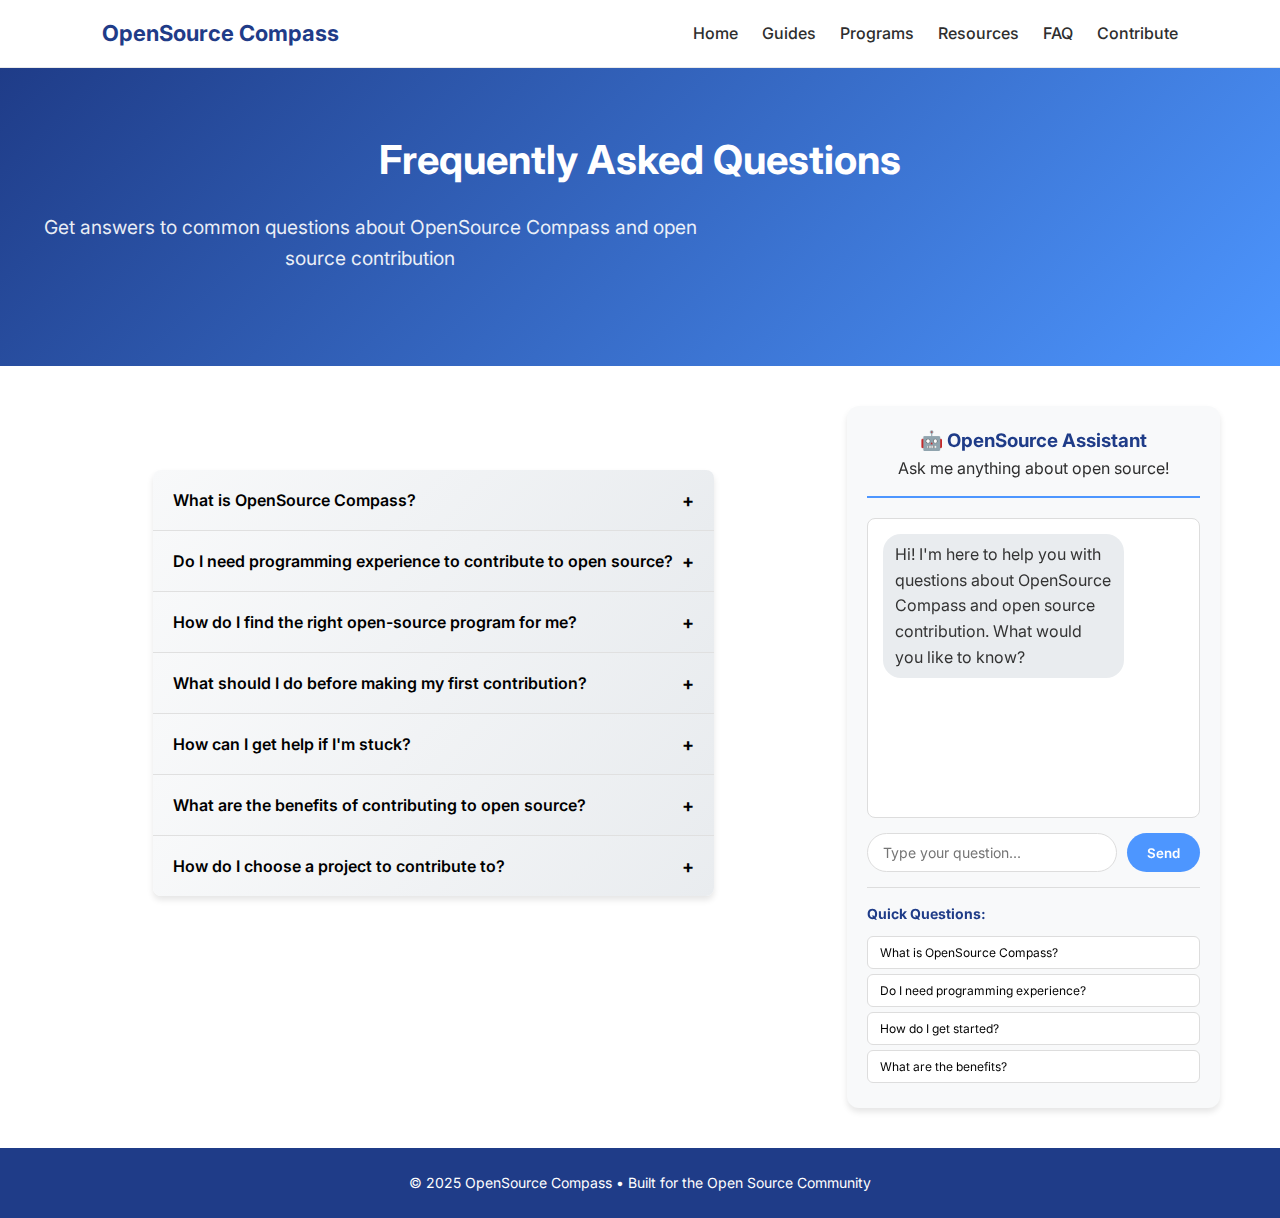
<file: pages/faq.html>
<!DOCTYPE html>
<html lang="en">
<head>
    <meta charset="UTF-8">
    <title>FAQ - OpenSource Compass</title>
    <meta name="viewport" content="width=device-width, initial-scale=1.0">

    <link href="https://fonts.googleapis.com/css2?family=Inter:wght@400;600;700&display=swap" rel="stylesheet">
    <link rel="stylesheet" href="../css/style.css">

    <style>
        /* FAQ Page Specific Styles */
        .faq-hero {
            text-align: center;
            padding: 60px 20px;
            background: linear-gradient(135deg, #1F3C88 0%, #4D96FF 100%);
            color: white;
            margin-bottom: 40px;
        }

        .faq-hero h2 {
            font-size: 2.5em;
            margin-bottom: 20px;
        }

        .faq-hero p {
            font-size: 1.2em;
            opacity: 0.9;
        }

        .faq-content {
            display: flex;
            gap: 40px;
            max-width: 1200px;
            margin: 0 auto;
            padding: 0 20px;
        }

        .faq-accordion {
            flex: 1;
        }

        .chatbot-container {
            flex: 0 0 350px;
            background: #f8f9fa;
            border-radius: 12px;
            padding: 20px;
            box-shadow: 0 4px 6px rgba(0,0,0,0.1);
            height: fit-content;
            position: sticky;
            top: 20px;
        }

        .chatbot-header {
            text-align: center;
            margin-bottom: 20px;
            padding-bottom: 15px;
            border-bottom: 2px solid #4D96FF;
        }

        .chatbot-header h3 {
            color: #1F3C88;
            margin: 0;
        }

        .chat-messages {
            height: 300px;
            overflow-y: auto;
            border: 1px solid #ddd;
            border-radius: 8px;
            padding: 15px;
            margin-bottom: 15px;
            background: white;
        }

        .message {
            margin-bottom: 10px;
            padding: 8px 12px;
            border-radius: 18px;
            max-width: 80%;
        }

        .message.user {
            background: #4D96FF;
            color: white;
            margin-left: auto;
            text-align: right;
        }

        .message.bot {
            background: #e9ecef;
            color: #333;
        }

        .chat-input-container {
            display: flex;
            gap: 10px;
        }

        .chat-input {
            flex: 1;
            padding: 10px 15px;
            border: 1px solid #ddd;
            border-radius: 25px;
            outline: none;
            font-size: 14px;
        }

        .chat-input:focus {
            border-color: #4D96FF;
        }

        .chat-send-btn {
            padding: 10px 20px;
            background: #4D96FF;
            color: white;
            border: none;
            border-radius: 25px;
            cursor: pointer;
            font-weight: 600;
            transition: background 0.3s ease;
        }

        .chat-send-btn:hover {
            background: #1F3C88;
        }

        .quick-questions {
            margin-top: 15px;
            padding-top: 15px;
            border-top: 1px solid #ddd;
        }

        .quick-questions h4 {
            margin-bottom: 10px;
            color: #1F3C88;
            font-size: 14px;
        }

        .quick-question-btn {
            display: block;
            width: 100%;
            padding: 8px 12px;
            margin-bottom: 5px;
            background: white;
            border: 1px solid #ddd;
            border-radius: 6px;
            cursor: pointer;
            text-align: left;
            font-size: 12px;
            transition: all 0.3s ease;
        }

        .quick-question-btn:hover {
            background: #4D96FF;
            color: white;
            border-color: #4D96FF;
        }

        /* FAQ Accordion Styles */
        .faq h3 {
            text-align: center;
            margin-bottom: 30px;
            color: #1F3C88;
        }

        .accordion {
            border-radius: 8px;
            overflow: hidden;
            box-shadow: 0 4px 6px rgba(0,0,0,0.1);
        }

        .accordion-item {
            border-bottom: 1px solid #e0e0e0;
        }

        .accordion-item:last-child {
            border-bottom: none;
        }

        .accordion-button {
            background: linear-gradient(135deg, #f8f9fa 0%, #e9ecef 100%);
            border: none;
            width: 100%;
            text-align: left;
            padding: 20px;
            font-size: 16px;
            font-weight: 600;
            cursor: pointer;
            transition: all 0.3s ease;
            position: relative;
        }

        .accordion-button:hover {
            background: linear-gradient(135deg, #e9ecef 0%, #dee2e6 100%);
            color: #4D96FF;
        }

        .accordion-button::after {
            content: '+';
            position: absolute;
            right: 20px;
            font-size: 18px;
            font-weight: bold;
            transition: transform 0.3s ease;
        }

        .accordion-button.active::after {
            content: '−';
        }

        .accordion-panel {
            max-height: 0;
            overflow: hidden;
            transition: max-height 0.3s ease;
            background: #ffffff;
        }

        .accordion-panel.show {
            max-height: 500px;
        }

        .accordion-panel p {
            padding: 20px;
            margin: 0;
            line-height: 1.6;
            color: #333;
        }

        /* Responsive Design */
        @media (max-width: 768px) {
            .faq-content {
                flex-direction: column;
            }

            .chatbot-container {
                position: static;
            }
        }
    </style>
</head>
<body>
    <header>
        <h1>OpenSource Compass</h1>
        <nav>
            <a href="index.html">Home</a>
            <a href="guides.html">Guides</a>
            <a href="programs.html">Programs</a>
            <a href="Resources.html">Resources</a>
            <a href="faq.html">FAQ</a>
            <a href="Contribute.html">Contribute</a>
        </nav>
    </header>

    <section class="faq-hero">
        <h2>Frequently Asked Questions</h2>
        <p>Get answers to common questions about OpenSource Compass and open source contribution</p>
    </section>

    <div class="faq-content">
        <section class="faq-accordion">
            <div class="accordion">
                <div class="accordion-item">
                    <button class="accordion-button">What is OpenSource Compass?</button>
                    <div class="accordion-panel">
                        <p>OpenSource Compass is a platform designed to help beginners navigate their open source journey. It provides structured guidance, best practices, and information about various open-source programs to make contributing easier and more accessible.</p>
                    </div>
                </div>
                <div class="accordion-item">
                    <button class="accordion-button">Do I need programming experience to contribute to open source?</button>
                    <div class="accordion-panel">
                        <p>While programming skills are helpful, they're not always required. Many open-source projects need help with documentation, design, testing, translation, and community management. OpenSource Compass helps you find opportunities that match your skills and interests.</p>
                    </div>
                </div>
                <div class="accordion-item">
                    <button class="accordion-button">How do I find the right open-source program for me?</button>
                    <div class="accordion-panel">
                        <p>Consider your experience level, available time, and interests. Beginner-friendly programs like Hacktoberfest or Social Summer of Code are great starting points. More experienced contributors might prefer Google Summer of Code or Outreachy. Use our Programs page to explore options with detailed timelines and requirements.</p>
                    </div>
                </div>
                <div class="accordion-item">
                    <button class="accordion-button">What should I do before making my first contribution?</button>
                    <div class="accordion-panel">
                        <p>Start by exploring our Guides section to understand open-source basics. Choose a project that interests you, read its contribution guidelines, set up your development environment, and start with small tasks like fixing typos or improving documentation. Remember, every expert was once a beginner!</p>
                    </div>
                </div>
                <div class="accordion-item">
                    <button class="accordion-button">How can I get help if I'm stuck?</button>
                    <div class="accordion-panel">
                        <p>Most open-source projects have active communities on platforms like GitHub, Discord, or Slack. Don't hesitate to ask questions in issue discussions or community forums. OpenSource Compass also provides resources and guides to help you through common challenges.</p>
                    </div>
                </div>
                <div class="accordion-item">
                    <button class="accordion-button">What are the benefits of contributing to open source?</button>
                    <div class="accordion-panel">
                        <p>Open source contribution helps you build your portfolio, learn new skills, network with developers worldwide, and give back to the community. Many contributors also find job opportunities through their open source work and gain valuable experience in collaborative development.</p>
                    </div>
                </div>
                <div class="accordion-item">
                    <button class="accordion-button">How do I choose a project to contribute to?</button>
                    <div class="accordion-panel">
                        <p>Look for projects that align with your interests and skill level. Check the project's activity, community responsiveness, and documentation quality. Start with projects that have beginner-friendly issues labeled as "good first issue" or "help wanted" on GitHub.</p>
                    </div>
                </div>
            </div>
        </section>

        <div class="chatbot-container">
            <div class="chatbot-header">
                <h3>🤖 OpenSource Assistant</h3>
                <p>Ask me anything about open source!</p>
            </div>

            <div class="chat-messages" id="chatMessages">
                <div class="message bot">
                    Hi! I'm here to help you with questions about OpenSource Compass and open source contribution. What would you like to know?
                </div>
            </div>

            <div class="chat-input-container">
                <input type="text" class="chat-input" id="chatInput" placeholder="Type your question...">
                <button class="chat-send-btn" id="sendBtn">Send</button>
            </div>

            <div class="quick-questions">
                <h4>Quick Questions:</h4>
                <button class="quick-question-btn" data-question="What is OpenSource Compass?">What is OpenSource Compass?</button>
                <button class="quick-question-btn" data-question="Do I need programming experience?">Do I need programming experience?</button>
                <button class="quick-question-btn" data-question="How do I get started?">How do I get started?</button>
                <button class="quick-question-btn" data-question="What are the benefits?">What are the benefits?</button>
            </div>
        </div>
    </div>

    <footer>
        <p>© 2025 OpenSource Compass • Built for the Open Source Community</p>
    </footer>

    <script>
        // FAQ Accordion Functionality
        document.querySelectorAll('.accordion-button').forEach(button => {
            button.addEventListener('click', () => {
                const panel = button.nextElementSibling;
                const isOpen = panel.classList.contains('show');

                // Close all panels
                document.querySelectorAll('.accordion-panel').forEach(p => {
                    p.classList.remove('show');
                });
                document.querySelectorAll('.accordion-button').forEach(btn => {
                    btn.classList.remove('active');
                });

                // Open clicked panel if it wasn't already open
                if (!isOpen) {
                    panel.classList.add('show');
                    button.classList.add('active');
                }
            });
        });

        // Chatbot Functionality
        const chatMessages = document.getElementById('chatMessages');
        const chatInput = document.getElementById('chatInput');
        const sendBtn = document.getElementById('sendBtn');

        // FAQ Knowledge Base
        const faqData = {
            "what is opensource compass": "OpenSource Compass is a platform designed to help beginners navigate their open source journey. It provides structured guidance, best practices, and information about various open-source programs to make contributing easier and more accessible.",
            "do i need programming experience": "While programming skills are helpful, they're not always required. Many open-source projects need help with documentation, design, testing, translation, and community management. OpenSource Compass helps you find opportunities that match your skills and interests.",
            "how do i find the right open-source program": "Consider your experience level, available time, and interests. Beginner-friendly programs like Hacktoberfest or Social Summer of Code are great starting points. More experienced contributors might prefer Google Summer of Code or Outreachy. Use our Programs page to explore options with detailed timelines and requirements.",
            "what should i do before making my first contribution": "Start by exploring our Guides section to understand open-source basics. Choose a project that interests you, read its contribution guidelines, set up your development environment, and start with small tasks like fixing typos or improving documentation. Remember, every expert was once a beginner!",
            "how can i get help if i'm stuck": "Most open-source projects have active communities on platforms like GitHub, Discord, or Slack. Don't hesitate to ask questions in issue discussions or community forums. OpenSource Compass also provides resources and guides to help you through common challenges.",
            "what are the benefits of contributing to open source": "Open source contribution helps you build your portfolio, learn new skills, network with developers worldwide, and give back to the community. Many contributors also find job opportunities through their open source work and gain valuable experience in collaborative development.",
            "how do i choose a project to contribute to": "Look for projects that align with your interests and skill level. Check the project's activity, community responsiveness, and documentation quality. Start with projects that have beginner-friendly issues labeled as \"good first issue\" or \"help wanted\" on GitHub."
        };

        function addMessage(content, type) {
            const messageDiv = document.createElement('div');
            messageDiv.className = `message ${type}`;
            messageDiv.textContent = content;
            chatMessages.appendChild(messageDiv);
            chatMessages.scrollTop = chatMessages.scrollHeight;
        }

        function getBotResponse(userMessage) {
            const lowerMessage = userMessage.toLowerCase().trim();

            // Check for exact matches first
            for (const [key, value] of Object.entries(faqData)) {
                if (lowerMessage.includes(key)) {
                    return value;
                }
            }

            // Check for partial matches
            const keywords = {
                "opensource compass": faqData["what is opensource compass"],
                "programming": faqData["do i need programming experience"],
                "experience": faqData["do i need programming experience"],
                "program": faqData["how do i find the right open-source program"],
                "contribution": faqData["what should i do before making my first contribution"],
                "help": faqData["how can i get help if i'm stuck"],
                "stuck": faqData["how can i get help if i'm stuck"],
                "benefits": faqData["what are the benefits of contributing to open source"],
                "choose": faqData["how do i choose a project to contribute to"],
                "project": faqData["how do i choose a project to contribute to"],
                "started": faqData["what should i do before making my first contribution"],
                "begin": faqData["what should i do before making my first contribution"]
            };

            for (const [keyword, response] of Object.entries(keywords)) {
                if (lowerMessage.includes(keyword)) {
                    return response;
                }
            }

            // Default responses
            const defaultResponses = [
                "I'm not sure about that specific question. Try checking our FAQ section above or our Guides page for more information!",
                "That's an interesting question! For detailed guidance, I recommend exploring our Programs and Resources sections.",
                "I don't have information on that topic yet. Feel free to browse our other pages or ask about open source basics!",
                "I'm still learning! For now, I can help best with questions about OpenSource Compass and general open source contribution."
            ];

            return defaultResponses[Math.floor(Math.random() * defaultResponses.length)];
        }

        function sendMessage() {
            const message = chatInput.value.trim();
            if (message) {
                addMessage(message, 'user');
                chatInput.value = '';

                // Simulate typing delay
                setTimeout(() => {
                    const response = getBotResponse(message);
                    addMessage(response, 'bot');
                }, 500);
            }
        }

        sendBtn.addEventListener('click', sendMessage);
        chatInput.addEventListener('keypress', (e) => {
            if (e.key === 'Enter') {
                sendMessage();
            }
        });

        // Quick question buttons
        document.querySelectorAll('.quick-question-btn').forEach(btn => {
            btn.addEventListener('click', () => {
                const question = btn.dataset.question;
                chatInput.value = question;
                sendMessage();
            });
        });
    </script>
</body>
</html>
</file>
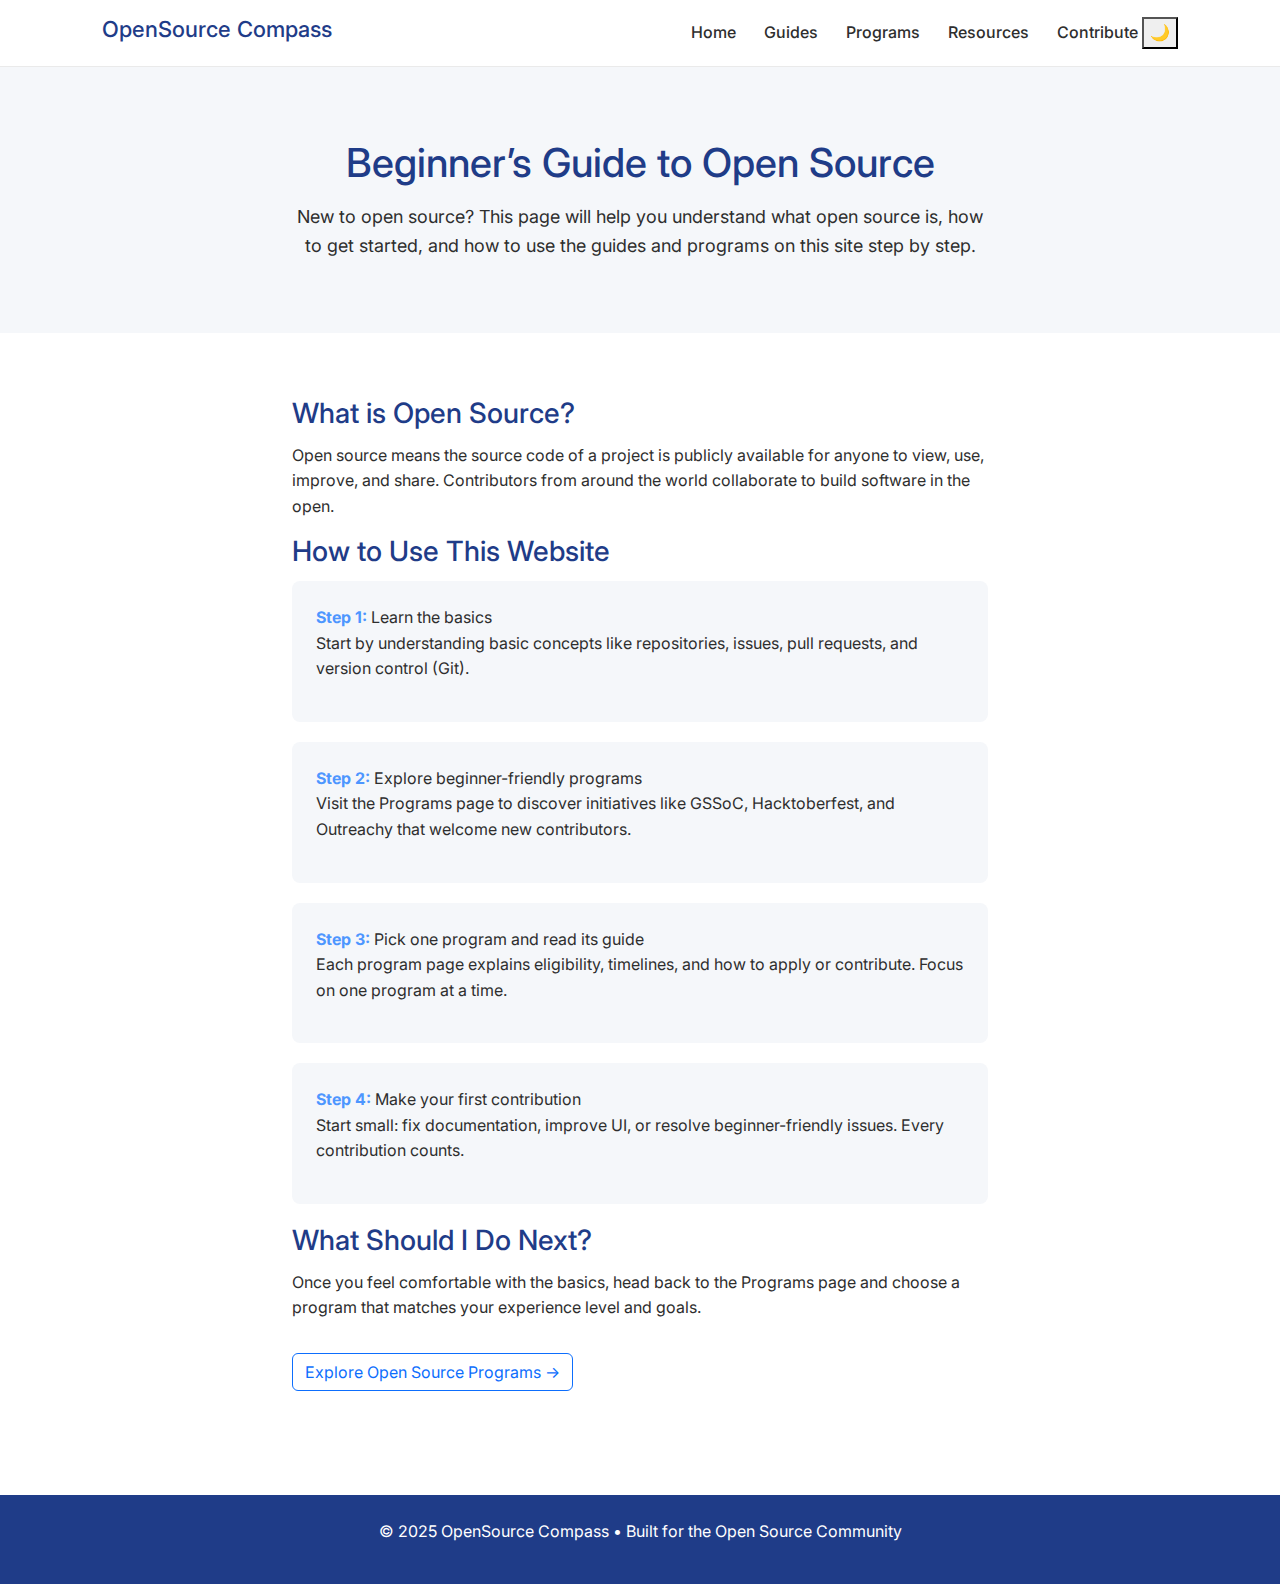
<file: frontend/pages/beginners-guide.html>
<!DOCTYPE html>
<html lang="en">

<head>
    <meta charset="UTF-8">
    <title>Beginner’s Guide to Open Source</title>
    <meta name="viewport" content="width=device-width, initial-scale=1.0">

    <!-- Google Font -->
    <link href="https://fonts.googleapis.com/css2?family=Inter:wght@400;600;700&display=swap" rel="stylesheet">
    <link href="https://cdn.jsdelivr.net/npm/bootstrap@5.3.8/dist/css/bootstrap.min.css" rel="stylesheet">
    <link rel="stylesheet" href="../css/beginners-guide.css">

</head>

<body>

    <!-- Navbar -->
    <header>
        <h1>OpenSource Compass</h1>
        <nav>
            <a href="index.html">Home</a>
            <a href="guides.html">Guides</a>
            <a href="programs.html">Programs</a>
            <a href="Resources.html">Resources</a>
            <a href="Contribute.html">Contribute</a>
            <button id="themeToggle" title="Toggle theme">🌙</button>
        </nav>
        
    </header>

    <!-- Hero -->
    <div class="hero">
        <h2>Beginner’s Guide to Open Source</h2>
        <p>
            New to open source? This page will help you understand what open source is,
            how to get started, and how to use the guides and programs on this site step by step.
        </p>
    </div>

    <!-- Content -->
    <section>
        <h3>What is Open Source?</h3>
        <p>
            Open source means the source code of a project is publicly available for anyone
            to view, use, improve, and share. Contributors from around the world collaborate
            to build software in the open.
        </p>

        <h3>How to Use This Website</h3>

        <div class="step">
            <span>Step 1:</span> Learn the basics
            <p>
                Start by understanding basic concepts like repositories, issues, pull requests,
                and version control (Git).
            </p>
        </div>

        <div class="step">
            <span>Step 2:</span> Explore beginner-friendly programs
            <p>
                Visit the Programs page to discover initiatives like GSSoC, Hacktoberfest,
                and Outreachy that welcome new contributors.
            </p>
        </div>

        <div class="step">
            <span>Step 3:</span> Pick one program and read its guide
            <p>
                Each program page explains eligibility, timelines, and how to apply or contribute.
                Focus on one program at a time.
            </p>
        </div>

        <div class="step">
            <span>Step 4:</span> Make your first contribution
            <p>
                Start small: fix documentation, improve UI, or resolve beginner-friendly issues.
                Every contribution counts.
            </p>
        </div>

        <h3>What Should I Do Next?</h3>
        <p>
            Once you feel comfortable with the basics, head back to the Programs page and
            choose a program that matches your experience level and goals.
        </p>

        <a href="programs.html" class="btn btn-outline-primary mt-3">
            Explore Open Source Programs →
        </a>
    </section>

    <footer>
        <p>© 2025 OpenSource Compass • Built for the Open Source Community</p>
    </footer>

    <script src="https://cdn.jsdelivr.net/npm/bootstrap@5.3.8/dist/js/bootstrap.bundle.min.js"></script>
    <script src="../js/theme.js"></script>

</body>

</html>
</file>
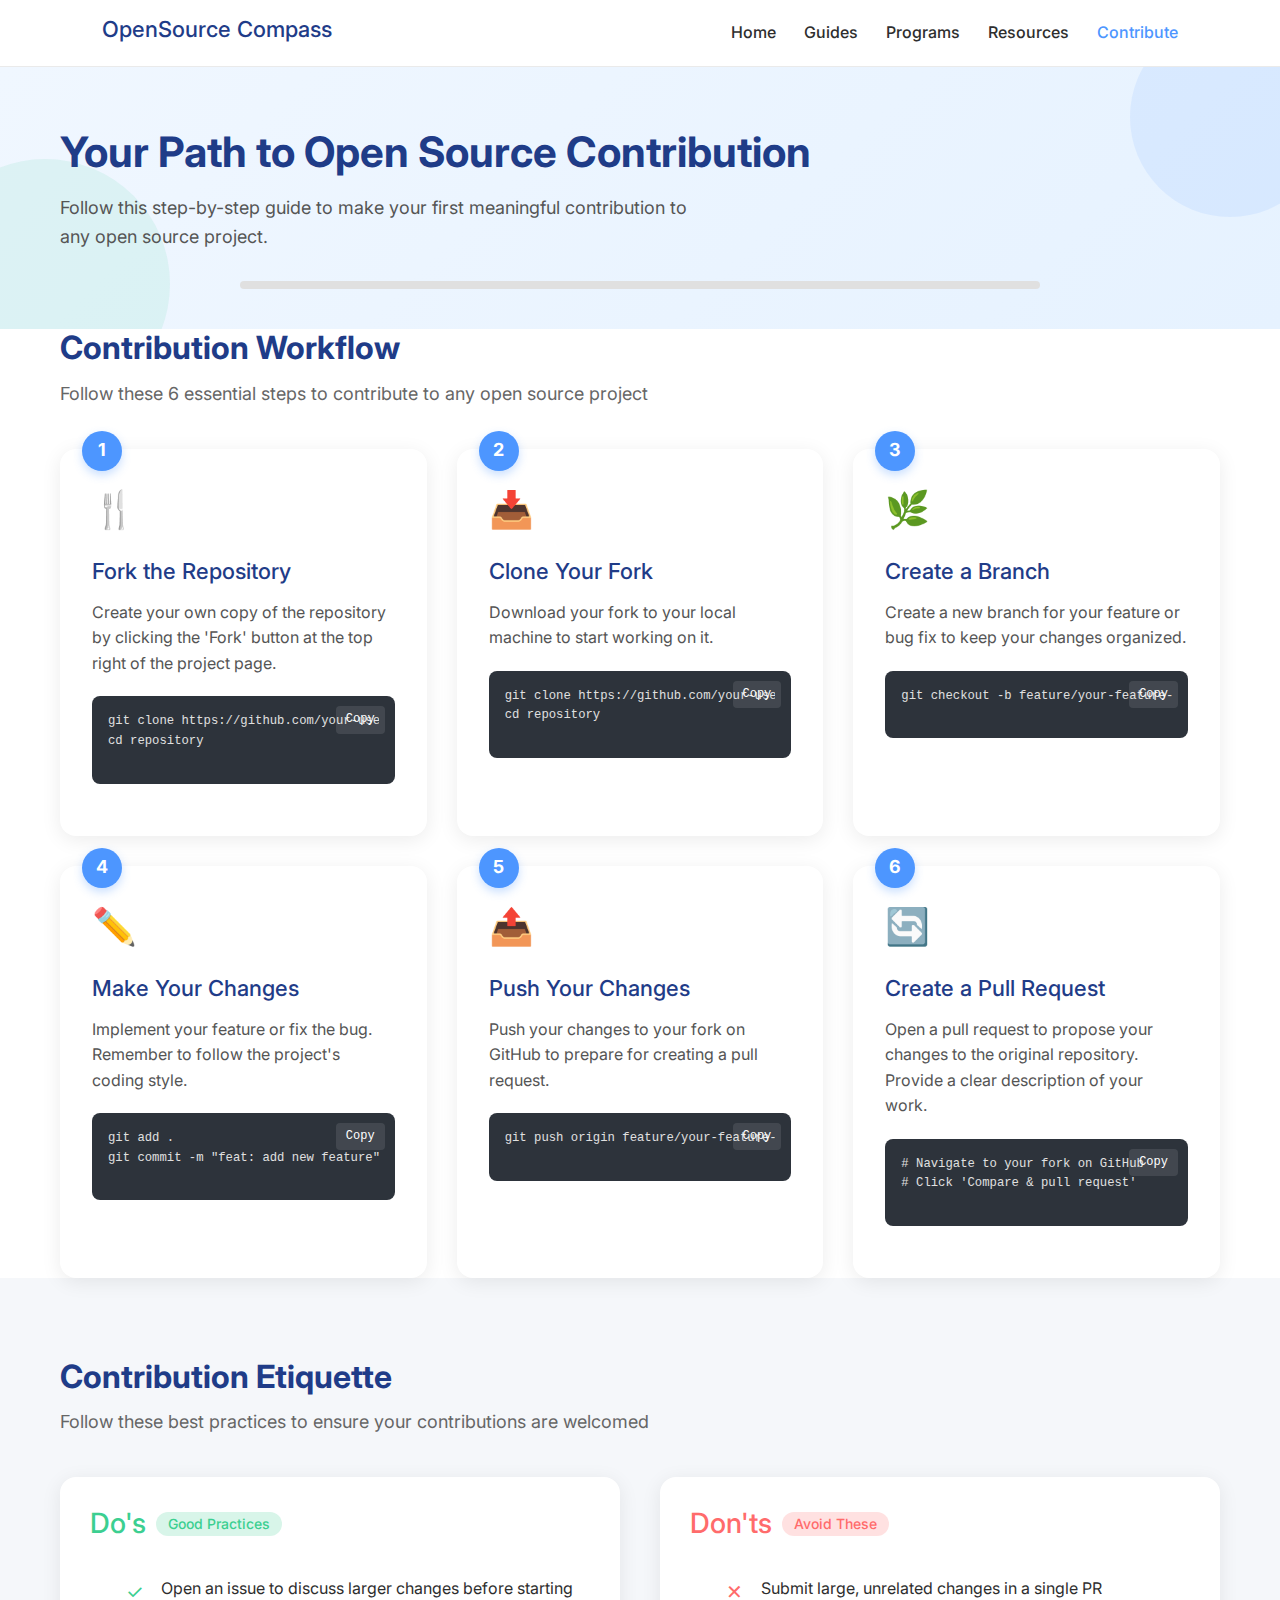
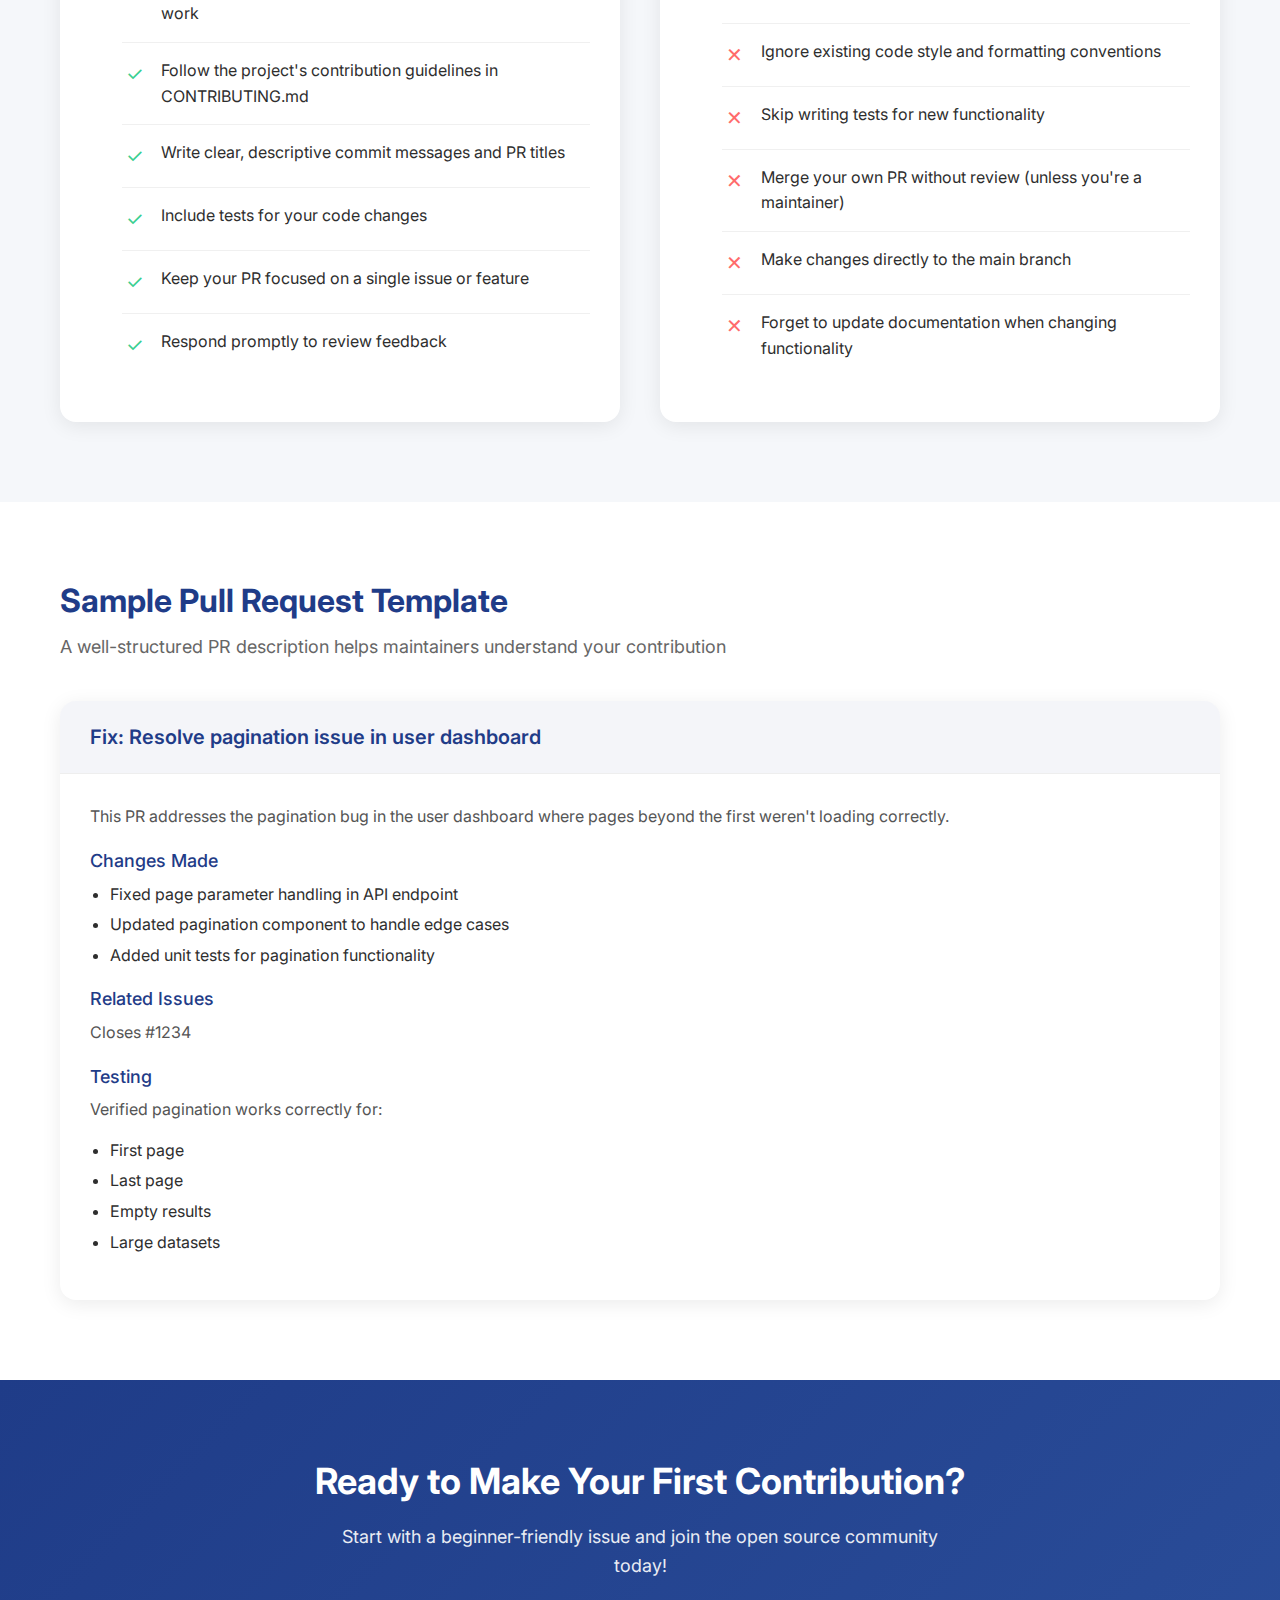
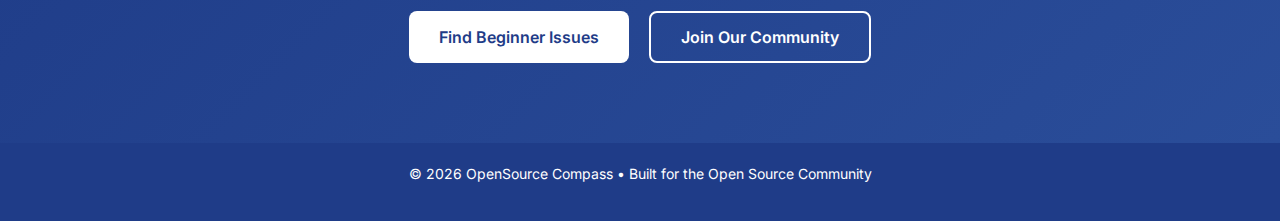
<file: frontend/pages/Contribute.html>
<!DOCTYPE html>
<html lang="en">
<head>
    <meta charset="UTF-8">
    <meta name="viewport" content="width=device-width, initial-scale=1.0">
    <title>How to Contribute | OpenSource Compass</title>
    
    <!-- Google Font -->
    <link href="https://fonts.googleapis.com/css2?family=Inter:wght@400;500;600;700&display=swap" rel="stylesheet">
    <link href="https://cdn.jsdelivr.net/npm/bootstrap@5.3.8/dist/css/bootstrap.min.css" rel="stylesheet">
    <link rel="stylesheet" href="../css/contribute.css">
</head>
<body>
    <!-- Navbar -->
    <header>
        <h1>OpenSource Compass</h1>
        <nav>
            <a href="index.html">Home</a>
            <a href="guides.html">Guides</a>
            <a href="programs.html">Programs</a>
            <a href="Resources.html">Resources</a>
            <a href="Contribute.html" class="active">Contribute</a>
        </nav>
    </header>

    <main class="contribute-container">
        <!-- Hero Section -->
        <section class="hero-section">
            <div class="container">
                <h1 class="hero-title">Your Path to Open Source Contribution</h1>
                <p class="hero-subtitle">Follow this step-by-step guide to make your first meaningful contribution to any open source project.</p>
                <div class="progress-indicator">
                    <div class="progress-bar">
                        <div class="progress-fill" id="progressFill"></div>
                    </div>
                </div>
            </div>
        </section>

        <!-- Contribution Workflow -->
        <section class="workflow-section">
            <div class="container">
                <h2 class="section-title">Contribution Workflow</h2>
                <p class="section-description">Follow these 6 essential steps to contribute to any open source project</p>
                
                <div class="workflow-container" id="workflowContainer">
                    <!-- Steps will be dynamically inserted here -->
                </div>
            </div>
        </section>

        <!-- Do's and Don'ts -->
        <section class="dos-donts-section">
            <div class="container">
                <h2 class="section-title">Contribution Etiquette</h2>
                <p class="section-description">Follow these best practices to ensure your contributions are welcomed</p>
                
                <div class="dos-donts-grid">
                    <div class="dos-section">
                        <h3>Do's <span class="do-badge">Good Practices</span></h3>
                        <ul class="dos-list">
                            <!-- Do's will be dynamically inserted here -->
                        </ul>
                    </div>
                    <div class="donts-section">
                        <h3>Don'ts <span class="dont-badge">Avoid These</span></h3>
                        <ul class="donts-list">
                            <!-- Don'ts will be dynamically inserted here -->
                        </ul>
                    </div>
                </div>
            </div>
        </section>

        <!-- PR Template -->
        <section class="pr-template-section">
            <div class="container">
                <h2 class="section-title">Sample Pull Request Template</h2>
                <p class="section-description">A well-structured PR description helps maintainers understand your contribution</p>
                
                <div class="pr-template-container">
                    <div class="pr-template-header">
                        <span class="pr-template-title">Fix: Resolve pagination issue in user dashboard</span>
                    </div>
                    <div class="pr-template-body">
                        <p>This PR addresses the pagination bug in the user dashboard where pages beyond the first weren't loading correctly.</p>
                        
                        <h4>Changes Made</h4>
                        <ul>
                            <li>Fixed page parameter handling in API endpoint</li>
                            <li>Updated pagination component to handle edge cases</li>
                            <li>Added unit tests for pagination functionality</li>
                        </ul>
                        
                        <h4>Related Issues</h4>
                        <p>Closes #1234</p>
                        
                        <h4>Testing</h4>
                        <p>Verified pagination works correctly for:</p>
                        <ul>
                            <li>First page</li>
                            <li>Last page</li>
                            <li>Empty results</li>
                            <li>Large datasets</li>
                        </ul>
                    </div>
                </div>
            </div>
        </section>

        <!-- Final Call to Action -->
        <section class="cta-section">
            <div class="container">
                <div class="cta-content">
                    <h2>Ready to Make Your First Contribution?</h2>
                    <p>Start with a beginner-friendly issue and join the open source community today!</p>
                    <div class="cta-buttons">
                        <button class="btn btn-primary">Find Beginner Issues</button>
                        <button class="btn btn-secondary">Join Our Community</button>
                    </div>
                </div>
            </div>
        </section>
    </main>

    <!-- Footer -->
    <footer>
        <p>© 2026 OpenSource Compass • Built for the Open Source Community</p>
    </footer>

    <script src="../js/contribute.js"></script>
</body>
</html>
</file>
<file: css/style.css>
/* =========================
   Global Variables
========================= */
:root {
    --primary-blue: #1F3C88;
    --secondary-blue: #4D96FF;
    --light-gray: #F5F7FA;
    --text-dark: #2E2E2E;
    --success-green: #3CCF91;
    --white: #FFFFFF;
}

/* =========================
   Reset & Base Styles
========================= */
* {
    margin: 0;
    padding: 0;
    box-sizing: border-box;
    font-family: 'Inter', sans-serif;
}

body {
    background-color: var(--white);
    color: var(--text-dark);
    line-height: 1.6;
}

a {
    text-decoration: none;
    color: inherit;
}

ul {
    list-style: none;
}

/* =========================
   Layout Helpers
========================= */
.container {
    width: 84%;
    max-width: 1200px;
    margin: auto;
}

/* =========================
   Header / Navbar
========================= */
header {
    background-color: var(--white);
    border-bottom: 1px solid #eaeaea;
    padding: 16px 8%;
    display: flex;
    justify-content: space-between;
    align-items: center;
    position: relative; /* For the hamburger menu */
}

header h1 {
    color: var(--primary-blue);
    font-size: 22px;
}

nav {
    display: flex;
    align-items: center;
}

nav a {
    margin-left: 24px;
    text-decoration: none;
    color: var(--text-dark);
    font-weight: 500;
}

nav a:hover {
    color: var(--secondary-blue);
}

.hamburger {
    display: none;
    cursor: pointer;
}

.hamburger div {
    width: 25px;
    height: 3px;
    background-color: var(--primary-blue);
    margin: 5px 0;
}

.close-icon {
    display: none;
    position: absolute;
    top: 20px;
    right: 20px;
    font-size: 24px;
    cursor: pointer;
}

/* =========================
   Hero Section
========================= */
.hero {
    background-color: var(--light-gray);
    padding: 80px 8%;
    display: flex;
    flex-direction: column;
    align-items: flex-start;
}

.hero h2 {
    font-size: 42px;
    color: var(--primary-blue);
    margin-bottom: 16px;
}

.hero p {
    max-width: 600px;
    font-size: 18px;
    margin-bottom: 32px;
}
.hero button {
    background-color: var(--secondary-blue);
    color: var(--white);
    border: none;
    padding: 14px 28px;
    font-size: 16px;
    font-weight: 600;
    border-radius: 8px;
    cursor: pointer;
    transition: all 0.3s ease;
    box-shadow: 0 2px 8px rgba(77, 150, 255, 0.3);
}

.hero button:hover {
    background-color: var(--primary-blue);
    transform: translateY(-2px);
    box-shadow: 0 8px 20px rgba(77, 150, 255, 0.4);
}

.hero button:active {
    transform: translateY(0);
}

/* =========================
   Section Common
========================= */
section {
    padding: 64px 8%;
}

section h3 {
    font-size: 28px;
    color: var(--primary-blue);
    margin-bottom: 12px;
}

section p {
    max-width: 700px;
    margin-bottom: 32px;
}

/* =========================
   Cards
========================= */
.card-container {
    display: grid;
    grid-template-columns: repeat(auto-fit, minmax(250px, 1fr));
    gap: 24px;
}

.card {
    background-color: var(--white);
    padding: 24px;
    border-radius: 8px;
    box-shadow: 0 8px 20px rgba(0,0,0,0.05);
}

.card h4 {
    margin-bottom: 10px;
    color: var(--secondary-blue);
}

/* =========================
   Why Section - Specific Styling
========================= */
.why-cards .card {
    background-color: var(--white);
    border: 1px solid #E5E7EB;
    padding: 32px 24px;
    border-radius: 12px;
    box-shadow: 0 2px 8px rgba(0, 0, 0, 0.08);
    transition: all 0.3s cubic-bezier(0.4, 0, 0.2, 1);
}

.why-cards .card:hover {
    transform: translateY(-6px);
    box-shadow: 0 12px 32px rgba(0, 0, 0, 0.15);
    border-color: var(--secondary-blue);
}

/* Icon Styling for Why Section */
.why-cards .icon {
    width: 48px;
    height: 48px;
    background: linear-gradient(135deg, var(--secondary-blue), #3b82f6);
    border-radius: 10px;
    margin-bottom: 16px;
    display: flex;
    align-items: center;
    justify-content: center;
    transition: transform 0.3s ease;
}

.why-cards .card:hover .icon {
    transform: scale(1.1) rotate(5deg);
}

.why-cards .icon svg {
    width: 32px;
    height: 32px;
    stroke: white;
    stroke-width: 2;
    fill: none;
    stroke-linecap: round;
    stroke-linejoin: round;
}
/* Why Section Card Headings */
.why-cards .card h4 {
    font-size: 18px;
    font-weight: 700;
    color: var(--primary-blue);
    margin-bottom: 10px;
}

/* Why Section Card Text */
.why-cards .card p {
    font-size: 14px;
    color: #6B7280;
    max-width: 100%;
    margin-bottom: 0;
}

/* =========================
   Programs Section
========================= */
.programs {
    background-color: var(--light-gray);
}

.badge {
    display: inline-block;
    background-color: var(--success-green);
    color: var(--white);
    padding: 4px 10px;
    border-radius: 12px;
    font-size: 12px;
    margin-top: 10px;
}

/* =========================
   Footer
========================= */
footer {
    background-color: var(--primary-blue);
    color: var(--white);
    text-align: center;
    padding: 24px;
    margin-top: 40px;
}

footer p {
    font-size: 14px;
}

/* =========================
   Responsive Design
========================= */
@media (max-width: 768px) {
    header {
        flex-direction: row;
        justify-content: space-between;
    }

    .hamburger {
        display: block;
    }

    .hamburger.active {
        display: none;
    }

    nav {
        display: none;
        flex-direction: column;
        align-items: flex-start;
        width: 100%;
        position: absolute;
        top: 0;
        left: 0;
        background-color: var(--white);
        padding: 20px 8%;
        box-shadow: 0 8px 16px rgba(0,0,0,0.1);
    }

    nav.active {
        display: flex;
    }

    nav.active .close-icon {
        display: block;
    }

    nav a {
        margin: 10px 0;
        width: 100%;
        font-size: 20px;
        margin: 20px 0;
    }

    .hero {
        padding: 60px 8%;
    }
    
    .hero h2 {
        font-size: 32px;
    }
    
    .hero p {
        font-size: 16px;
    }

    section {
        padding: 48px 8%;
    }

    section h3 {
        font-size: 24px;
    }
}

@media (max-width: 480px) {
    .hero h2 {
        font-size: 28px;
    }

    .hero p {
        font-size: 15px;
    }
    
    .card-container {
        grid-template-columns: 1fr;
    }
}


/* Hover effect to the cards */

/* Base card style */
.card {
  background: #ffffff;
  border-radius: 12px;
  padding: 1.5rem;
  transition: 
    transform 0.3s ease,
    box-shadow 0.3s ease;
  box-shadow: 0 4px 12px rgba(0, 0, 0, 0.08);
  will-change: transform, box-shadow;
}

/* Hover interaction */
.card:hover {
  transform: translateY(-6px) scale(1.02);
  box-shadow: 0 12px 28px rgba(0, 0, 0, 0.15);
}

/* Keyboard accessibility (important for a11y) */
.card:focus-within {
  transform: translateY(-6px) scale(1.02);
  box-shadow: 0 12px 28px rgba(0, 0, 0, 0.15);
}

/* Optional: smoother feel on touch devices */
@media (hover: none) {
  .card:hover {
    transform: none;
    box-shadow: 0 4px 12px rgba(0, 0, 0, 0.08);
  }
}
</file>
<file: frontend/css/style.css>
/* =========================
   Global Variables
========================= */
:root {
    --primary-blue: #1F3C88;
    --secondary-blue: #4D96FF;
    --light-gray: #F5F7FA;
    --text-dark: #2E2E2E;
    --success-green: #3CCF91;
    --white: #FFFFFF;
    
    /* Shredded Colors */
    --shred-1: #FF4D4D;
    --shred-2: #4D96FF;
    --shred-3: #FFD93D;
    
    /* New Animation & Glassmorphism Variables */
    --glass-bg: rgba(255, 255, 255, 0.7);
    --transition-speed: 0.3s;
    --anim-curve: cubic-bezier(0.25, 0.46, 0.45, 0.94);
}

/* =========================
   Reset & Base Styles
========================= */
* {
    margin: 0;
    padding: 0;
    box-sizing: border-box;
    font-family: 'Inter', sans-serif;
}

body {
    background-color: var(--white);
    color: var(--text-dark);
    line-height: 1.6;
    overflow-x: hidden; 
}

/* =========================
   Shredded Background Effect
========================= */
.shredded-bg {
    position: relative;
    overflow: hidden;
}

.shredded-bg::before {
    content: "";
    position: absolute;
    top: -50px;
    right: -10%;
    width: 400px;
    height: 400px;
    background: linear-gradient(135deg, var(--shred-1), var(--shred-3));
    clip-path: polygon(10% 0%, 100% 0%, 90% 100%, 0% 100%, 25% 50%);
    opacity: 0.15;
    z-index: -1;
    transform: rotate(15deg);
}

.shredded-bg::after {
    content: "";
    position: absolute;
    bottom: -50px;
    left: -5%;
    width: 300px;
    height: 300px;
    background: linear-gradient(135deg, var(--shred-2), var(--shred-1));
    clip-path: polygon(0% 15%, 100% 30%, 85% 85%, 15% 100%);
    opacity: 0.1;
    z-index: -1;
    transform: rotate(-10deg);
}

/* =========================
   Header / Navbar
========================= */
header {
    background-color: var(--white);
    border-bottom: 1px solid #eaeaea;
    padding: 16px 8%;
    display: flex;
    justify-content: space-between;
    align-items: center;
    position: sticky;
    top: 0;
    z-index: 1000;
}

header h1 a {
    color: var(--primary-blue);
    font-size: 22px;
    font-weight: 700;
}
#state-container {
    margin: 40px 8%;
    padding: 24px;
    background-color: #F5F7FA;
    border: 1px solid #ddd;
    border-radius: 8px;
    text-align: center;
    font-size: 16px;
    color: #2E2E2E;
}
nav a {
    margin-left: 24px;
    font-weight: 500;
    color: var(--text-dark);
    transition: color 0.3s ease;
}

nav a:hover {
    color: var(--secondary-blue);
}

/* =========================
   Hero Section (Applying Shredded BG)
========================= */
.hero {
    background-color: var(--light-gray);
    padding: 100px 8%;
    display: flex;
    flex-direction: column;
    align-items: flex-start;
}

.hero h2 {
    font-size: 48px;
    color: var(--primary-blue);
    margin-bottom: 16px;
}

.hero p {
    max-width: 600px;
    font-size: 18px;
    margin-bottom: 32px;
    color: #555;
}

.hero button {
    background-color: var(--secondary-blue);
    color: var(--white);
    border: none;
    padding: 16px 32px;
    font-size: 16px;
    font-weight: 600;
    border-radius: 8px;
    cursor: pointer;
    transition: var(--transition-speed) var(--anim-curve);
    box-shadow: 0 4px 15px rgba(77, 150, 255, 0.3);
}

.hero button:hover {
    background-color: var(--primary-blue);
    transform: translateY(-3px);
    box-shadow: 0 8px 25px rgba(77, 150, 255, 0.4);
}

/* =========================
   Cards & Grid
========================= */
.card-grid {
    display: grid;
    grid-template-columns: repeat(auto-fit, minmax(280px, 1fr));
    gap: 30px;
    margin-top: 40px;
}

.card {
    background: var(--white);
    padding: 30px;
    border-radius: 16px;
    border: 1px solid #f0f0f0;
    box-shadow: 0 10px 30px rgba(0, 0, 0, 0.05);
    transition: transform 0.4s ease, box-shadow 0.4s ease;
}

.card:hover {
    transform: translateY(-10px);
    box-shadow: 0 20px 40px rgba(0, 0, 0, 0.1);
}

.card h4 {
    margin-bottom: 10px;
    color: var(--secondary-blue);
}

.fade-in-up {
    opacity: 0;
    transform: translateY(30px);
    transition: opacity 0.8s var(--anim-curve), transform 0.8s var(--anim-curve);
}

.fade-in-up.active {
    opacity: 1;
    transform: translateY(0);
}

/* =========================
   Why Section - Specific Styling
    border-color: var(--secondary-blue);
}

.card h4 {
    margin-bottom: 12px;
    color: var(--primary-blue);
    font-size: 20px;
}

/* =========================
   Footer (Shredded Look)
========================= */
footer {
    background-color: var(--primary-blue);
    color: var(--white);
    text-align: center;
    padding: 40px 8%;
    position: relative;
}

footer::before {
    content: "";
    position: absolute;
    top: 0;
    left: 0;
    width: 100%;
    height: 15px;
    background: var(--white);
    clip-path: polygon(0 0, 5% 100%, 10% 0, 15% 100%, 20% 0, 25% 100%, 30% 0, 35% 100%, 40% 0, 45% 100%, 50% 0, 55% 100%, 60% 0, 65% 100%, 70% 0, 75% 100%, 80% 0, 85% 100%, 90% 0, 95% 100%, 100% 0);
}
@media (max-width: 768px) {
    header {
        flex-direction: row;
        justify-content: space-between;
    }

    .hamburger {
        display: block;
    }

    .hamburger.active {
        display: none;
    }

    nav {
        display: none;
        flex-direction: column;
        align-items: flex-start;
        width: 100%;
        position: absolute;
        top: 0;
        left: 0;
        background-color: var(--white);
        padding: 20px 8%;
        box-shadow: 0 8px 16px rgba(0,0,0,0.1);
    }

    nav.active {
        display: flex;
    }

    nav.active .close-icon {
        display: block;
    }

    nav a {
        margin: 10px 0;
        width: 100%;
        font-size: 20px;
        margin: 20px 0;
    }

    .profile-dropdown {
        width: 100%;
        margin: 20px 0;
    }

    .profile-icon {
        width: 100%;
        border-radius: 6px;
        margin-left: 0;
        justify-content: center;
    }

    .profile-menu {
        position: static;
        box-shadow: none;
        border: 1px solid #e0e0e0;
        margin-top: 10px;
        border-radius: 6px;
    }

    .hero {
        padding: 60px 8%;
    }
    
    .hero h2 {
        font-size: 32px;
    }
    
    .hero p {
        font-size: 16px;
    }

    section {
        padding: 48px 8%;
    }

    section h3 {
        font-size: 24px;
    }
}

@media (max-width: 480px) {
    .hero h2 {
        font-size: 28px;
    }

    .hero p {
        font-size: 15px;
    }
    
    .card-container {
        grid-template-columns: 1fr;
    }
}


/* Hover effect to the cards */

/* Base card style */
.card {
  background: #ffffff;
  border-radius: 12px;
  padding: 1.5rem;
  transition: 
    transform 0.3s ease,
    box-shadow 0.3s ease;
  box-shadow: 0 4px 12px rgba(0, 0, 0, 0.08);
  will-change: transform, box-shadow;
}

/* Hover interaction */
.card:hover {
  transform: translateY(-6px) scale(1.02);
  box-shadow: 0 12px 28px rgba(0, 0, 0, 0.15);

/* =========================
   Animations
.fade-in-up {
    opacity: 0;
    transform: translateY(30px);
    transition: opacity 0.8s var(--anim-curve), transform 0.8s var(--anim-curve);
}

.fade-in-up.active {
    opacity: 1;
    transform: translateY(0);
}

/* Scroll To Top */
#scrollTopBtn {
    position: fixed;
    bottom: 30px;
    right: 30px;
    background: var(--secondary-blue);
    color: white;
    border: none;
    width: 50px;
    height: 50px;
    border-radius: 50%;
    cursor: pointer;
    box-shadow: 0 5px 15px rgba(0,0,0,0.2);
    display: none;
    z-index: 99;
}
</file>
<file: frontend/css/chatbot.css>
/* Chatbot Styles */
:root {
    --chat-primary: #4D96FF;
    --chat-bg: #ffffff;
    --chat-text: #333333;
    --chat-user-msg-bg: #4D96FF;
    --chat-user-msg-text: #ffffff;
    --chat-bot-msg-bg: #f0f0f0;
    --chat-bot-msg-text: #333333;
    --chat-width: 350px;
    --chat-height: 450px;
}

body.dark-mode {
    --chat-bg: #1e1e1e;
    --chat-text: #ffffff;
    --chat-bot-msg-bg: #2d2d2d;
    --chat-bot-msg-text: #ffffff;
}

/* Floating Chat Button */
.chat-widget-btn {
    position: fixed;
    bottom: 90px;
    right: 30px;
    width: 60px;
    height: 60px;
    background-color: var(--chat-primary);
    color: white;
    border-radius: 50%;
    border: none;
    cursor: pointer;
    box-shadow: 0 4px 12px rgba(0, 0, 0, 0.15);
    display: flex;
    align-items: center;
    justify-content: center;
    font-size: 24px;
    transition: transform 0.3s ease, background-color 0.3s ease;
    z-index: 1000;
}

.chat-widget-btn:hover {
    transform: scale(1.1);
    background-color: #1a73e8;
}

/* Chat Window */
.chat-window {
    position: fixed;
    bottom: 100px;
    right: 30px;
    width: var(--chat-width);
    height: var(--chat-height);
    background-color: var(--chat-bg);
    border-radius: 12px;
    box-shadow: 0 5px 25px rgba(0, 0, 0, 0.2);
    display: flex;
    flex-direction: column;
    overflow: hidden;
    z-index: 999;
    opacity: 0;
    transform: translateY(20px);
    pointer-events: none;
    transition: opacity 0.3s ease, transform 0.3s ease;
}

.chat-window.active {
    opacity: 1;
    transform: translateY(0);
    pointer-events: all;
}

/* Chat Header */
.chat-header {
    background-color: var(--chat-primary);
    color: white;
    padding: 15px;
    display: flex;
    justify-content: space-between;
    align-items: center;
    font-weight: 600;
}

.chat-header .close-btn {
    background: none;
    border: none;
    color: white;
    font-size: 20px;
    cursor: pointer;
}

/* Chat Messages Area */
.chat-messages {
    flex: 1;
    padding: 15px;
    overflow-y: auto;
    display: flex;
    flex-direction: column;
    gap: 10px;
}

.message {
    max-width: 80%;
    padding: 10px 14px;
    border-radius: 18px;
    font-size: 14px;
    line-height: 1.4;
    word-wrap: break-word;
}

.message.bot {
    align-self: flex-start;
    background-color: var(--chat-bot-msg-bg);
    color: var(--chat-bot-msg-text);
    border-bottom-left-radius: 4px;
}

.message.user {
    align-self: flex-end;
    background-color: var(--chat-user-msg-bg);
    color: var(--chat-user-msg-text);
    border-bottom-right-radius: 4px;
}

/* Chat Input Area */
.chat-input-area {
    padding: 15px;
    border-top: 1px solid rgba(0, 0, 0, 0.1);
    display: flex;
    gap: 10px;
}

body.dark-mode .chat-input-area {
    border-top: 1px solid rgba(255, 255, 255, 0.1);
}

.chat-input-area input {
    flex: 1;
    padding: 10px;
    border: 1px solid #ddd;
    border-radius: 20px;
    outline: none;
    background-color: var(--chat-bg);
    color: var(--chat-text);
}

.chat-input-area button {
    background: none;
    border: none;
    color: var(--chat-primary);
    cursor: pointer;
    font-weight: 600;
}
</file>
<file: frontend/css/beginners-guide.css>
:root {
    --primary-blue: #1F3C88;
    --secondary-blue: #4D96FF;
    --light-gray: #F5F7FA;
    --text-dark: #2E2E2E;
    --white: #FFFFFF;
}

body {
    font-family: 'Inter', sans-serif;
    color: var(--text-dark);
    background-color: var(--white);
    line-height: 1.6;
}

header {
    border-bottom: 1px solid #eaeaea;
    padding: 16px 8%;
    display: flex;
    justify-content: space-between;
    align-items: center;
}

header h1 {
    color: var(--primary-blue);
    font-size: 22px;
}

nav a {
    margin-left: 24px;
    text-decoration: none;
    color: var(--text-dark);
    font-weight: 500;
}

nav a:hover {
    color: var(--secondary-blue);
}

.hero {
    background-color: var(--light-gray);
    padding: 72px 8%;
    text-align: center;
}

.hero h2 {
    font-size: 40px;
    color: var(--primary-blue);
    margin-bottom: 16px;
}

.hero p {
    max-width: 700px;
    margin: 0 auto;
    font-size: 18px;
}

section {
    padding: 64px 8%;
    max-width: 900px;
    margin: auto;
}

section h3 {
    color: var(--primary-blue);
    margin-bottom: 12px;
}

.step {
    background-color: var(--light-gray);
    border-radius: 8px;
    padding: 24px;
    margin-bottom: 20px;
    animation: fadeUp 0.6s ease both;
}

.step span {
    font-weight: 700;
    color: var(--secondary-blue);
}

footer {
    background-color: var(--primary-blue);
    color: var(--white);
    text-align: center;
    padding: 24px;
    margin-top: 40px;
}

/* ---------- Dark Mode ---------- */
.dark-mode {
    background-color: #0f172a;
    color: #e5e7eb;
}

.dark-mode .hero,
.dark-mode section,
.dark-mode .step {
    background-color: #111827;
}

.dark-mode h1,
.dark-mode h2,
.dark-mode h3 {
    color: #93c5fd;
}

.dark-mode nav a {
    color: #e5e7eb;
}

/* ---------- Theme Toggle Button ---------- */
.theme-toggle {
    position: fixed;
    bottom: 24px;
    right: 24px;
    background: var(--secondary-blue);
    color: white;
    border: none;
    border-radius: 50%;
    width: 48px;
    height: 48px;
    font-size: 20px;
    cursor: pointer;
    box-shadow: 0 6px 16px rgba(0, 0, 0, 0.2);
    z-index: 999;
}

.theme-toggle:hover {
    background: var(--primary-blue);
}

/* ---------- Scroll To Top ---------- */
.scroll-top {
    position: fixed;
    bottom: 24px;
    right: 84px;
    display: none;
    background: #e5e7eb;
    color: #1f2937;
    border: none;
    border-radius: 50%;
    width: 44px;
    height: 44px;
    font-size: 18px;
    cursor: pointer;
    box-shadow: 0 6px 16px rgba(0, 0, 0, 0.2);
    z-index: 999;
}

.scroll-top:hover {
    background: #d1d5db;
}

@keyframes fadeUp {
    from {
        opacity: 0;
        transform: translateY(12px);
    }
    to {
        opacity: 1;
        transform: translateY(0);
    }
}
</file>
<file: frontend/css/contribute.css>
:root {
    --primary-blue: #1F3C88;
    --secondary-blue: #4D96FF;
    --light-gray: #F5F7FA;
    --text-dark: #2E2E2E;
    --success-green: #3CCF91;
    --warning-red: #FF6B6B;
    --warning-orange: #FF9F43;
    --white: #FFFFFF;
    --card-shadow: 0 4px 20px rgba(0, 0, 0, 0.08);
    --transition: all 0.3s ease;
}

* {
    margin: 0;
    padding: 0;
    box-sizing: border-box;
    font-family: 'Inter', sans-serif;
}

body {
    background-color: var(--white);
    color: var(--text-dark);
    line-height: 1.6;
    display: flex;
    flex-direction: column;
    min-height: 100vh;
}

/* ---------- Navbar ---------- */
header {
    background-color: var(--white);
    border-bottom: 1px solid #eaeaea;
    padding: 16px 8%;
    display: flex;
    justify-content: space-between;
    align-items: center;
    position: sticky;
    top: 0;
    z-index: 100;
}

header h1 {
    color: var(--primary-blue);
    font-size: 22px;
}

nav a {
    margin-left: 24px;
    text-decoration: none;
    color: var(--text-dark);
    font-weight: 500;
    transition: color 0.2s;
}

nav a:hover, nav a.active {
    color: var(--secondary-blue);
}

/* ---------- Hero Section ---------- */
.hero-section {
    background: linear-gradient(135deg, #f0f7ff 0%, #e6f2ff 100%);
    padding: 60px 0 40px;
    position: relative;
    overflow: hidden;
}

.hero-section::before {
    content: "";
    position: absolute;
    top: -50px;
    right: -50px;
    width: 200px;
    height: 200px;
    border-radius: 50%;
    background: rgba(77, 150, 255, 0.1);
}

.hero-section::after {
    content: "";
    position: absolute;
    bottom: -80px;
    left: -80px;
    width: 250px;
    height: 250px;
    border-radius: 50%;
    background: rgba(61, 207, 145, 0.1);
}

.container {
    max-width: 1200px;
    margin: 0 auto;
    padding: 0 20px;
    position: relative;
    z-index: 2;
}

.hero-title {
    font-size: 42px;
    color: var(--primary-blue);
    margin-bottom: 16px;
    font-weight: 700;
    line-height: 1.2;
}

.hero-subtitle {
    font-size: 18px;
    max-width: 650px;
    margin-bottom: 30px;
    color: #555;
}

/* ---------- Progress Indicator ---------- */
.progress-indicator {
    max-width: 800px;
    margin: 0 auto;
}

.progress-bar {
    height: 8px;
    background: #e0e0e0;
    border-radius: 4px;
    overflow: hidden;
}

.progress-fill {
    height: 100%;
    background: var(--secondary-blue);
    width: 0%;
    transition: width 0.5s ease;
    border-radius: 4px;
}

/* ---------- Section Styles ---------- */
.section-title {
    font-size: 32px;
    color: var(--primary-blue);
    margin-bottom: 12px;
    font-weight: 700;
}

.section-description {
    font-size: 18px;
    max-width: 700px;
    margin-bottom: 40px;
    color: #666;
}

/* ---------- Workflow Section ---------- */
.workflow-container {
    display: grid;
    grid-template-columns: repeat(auto-fit, minmax(300px, 1fr));
    gap: 30px;
    margin-top: 20px;
}

.workflow-step {
    background: var(--white);
    border-radius: 16px;
    padding: 30px;
    box-shadow: var(--card-shadow);
    position: relative;
    transition: var(--transition);
    border: 2px solid transparent;
}

.workflow-step:hover {
    transform: translateY(-5px);
    box-shadow: 0 10px 25px rgba(0, 0, 0, 0.12);
}

.workflow-step.completed {
    border-color: var(--success-green);
    background: rgba(60, 207, 145, 0.05);
}

.workflow-step-number {
    position: absolute;
    top: -20px;
    left: 20px;
    width: 40px;
    height: 40px;
    border-radius: 50%;
    background: var(--secondary-blue);
    color: white;
    display: flex;
    align-items: center;
    justify-content: center;
    font-weight: 700;
    font-size: 18px;
    box-shadow: 0 4px 10px rgba(77, 150, 255, 0.3);
}

.workflow-step-icon {
    font-size: 36px;
    margin-bottom: 20px;
    color: var(--secondary-blue);
}

.workflow-step-title {
    font-size: 22px;
    margin-bottom: 15px;
    color: var(--primary-blue);
}

.workflow-step-description {
    margin-bottom: 20px;
    color: #555;
}

.code-block {
    background: #2d333b;
    border-radius: 8px;
    padding: 16px;
    margin: 20px 0;
    position: relative;
    font-family: monospace;
    font-size: 14px;
    color: #e0e0e0;
    overflow-x: auto;
}

.copy-btn {
    position: absolute;
    top: 10px;
    right: 10px;
    background: rgba(255, 255, 255, 0.1);
    border: none;
    color: #fff;
    padding: 4px 10px;
    border-radius: 4px;
    cursor: pointer;
    font-size: 12px;
    transition: background 0.2s;
}

.copy-btn:hover {
    background: rgba(255, 255, 255, 0.2);
}

.copy-btn.copied {
    background: var(--success-green);
}

/* ---------- Do's and Don'ts Section ---------- */
.dos-donts-section {
    padding: 80px 0;
    background: var(--light-gray);
}

.dos-donts-grid {
    display: grid;
    grid-template-columns: repeat(auto-fit, minmax(300px, 1fr));
    gap: 40px;
}

.dos-section, .donts-section {
    background: var(--white);
    padding: 30px;
    border-radius: 16px;
    box-shadow: var(--card-shadow);
}

.dos-section h3 {
    color: var(--success-green);
    margin-bottom: 20px;
    display: flex;
    align-items: center;
    gap: 10px;
}

.donts-section h3 {
    color: var(--warning-red);
    margin-bottom: 20px;
    display: flex;
    align-items: center;
    gap: 10px;
}

.do-badge, .dont-badge {
    padding: 4px 12px;
    border-radius: 20px;
    font-size: 14px;
    font-weight: 500;
}

.do-badge {
    background: rgba(60, 207, 145, 0.2);
    color: var(--success-green);
}

.dont-badge {
    background: rgba(255, 107, 107, 0.2);
    color: var(--warning-red);
}

.dos-list, .donts-list {
    list-style: none;
}

.dos-list li, .donts-list li {
    padding: 15px 0;
    border-bottom: 1px solid #f0f0f0;
    display: flex;
    align-items: flex-start;
    gap: 15px;
}

.dos-list li:last-child, .donts-list li:last-child {
    border-bottom: none;
}

.check-icon, .cross-icon {
    font-size: 20px;
    min-width: 24px;
    display: flex;
    align-items: center;
    justify-content: center;
}

.check-icon {
    color: var(--success-green);
}

.cross-icon {
    color: var(--warning-red);
}

/* ---------- PR Template Section ---------- */
.pr-template-section {
    padding: 80px 0;
}

.pr-template-container {
    background: var(--white);
    border-radius: 16px;
    box-shadow: var(--card-shadow);
    overflow: hidden;
}

.pr-template-header {
    background: rgba(31, 60, 136, 0.05);
    padding: 20px 30px;
    border-bottom: 1px solid #eee;
}

.pr-template-title {
    font-weight: 600;
    color: var(--primary-blue);
    font-size: 20px;
}

.pr-template-body {
    padding: 30px;
}

.pr-template-body h4 {
    margin: 20px 0 10px;
    color: var(--primary-blue);
    font-size: 18px;
}

.pr-template-body ul {
    padding-left: 20px;
    margin-bottom: 15px;
}

.pr-template-body li {
    margin-bottom: 5px;
}

.pr-template-body p {
    margin-bottom: 15px;
    color: #555;
}

/* ---------- CTA Section ---------- */
.cta-section {
    padding: 80px 0;
    background: linear-gradient(135deg, var(--primary-blue) 0%, #2a4d99 100%);
    color: white;
    text-align: center;
}

.cta-content h2 {
    font-size: 36px;
    margin-bottom: 20px;
    font-weight: 700;
}

.cta-content p {
    font-size: 18px;
    max-width: 600px;
    margin: 0 auto 30px;
    opacity: 0.9;
}

.cta-buttons {
    display: flex;
    justify-content: center;
    gap: 20px;
    flex-wrap: wrap;
}

.btn {
    padding: 12px 30px;
    border-radius: 8px;
    font-weight: 600;
    font-size: 16px;
    cursor: pointer;
    transition: var(--transition);
    border: none;
    text-decoration: none;
    display: inline-block;
}

.btn-primary {
    background: var(--white);
    color: var(--primary-blue);
}

.btn-primary:hover {
    background: rgba(255, 255, 255, 0.9);
    transform: translateY(-3px);
    box-shadow: 0 5px 15px rgba(0, 0, 0, 0.2);
}

.btn-secondary {
    background: transparent;
    color: var(--white);
    border: 2px solid var(--white);
}

.btn-secondary:hover {
    background: rgba(255, 255, 255, 0.1);
    transform: translateY(-3px);
}

/* ---------- Footer ---------- */
footer {
    background-color: var(--primary-blue);
    color: var(--white);
    text-align: center;
    padding: 20px;
    margin-top: auto;
}

footer p {
    font-size: 14px;
}

/* ---------- Responsive Design ---------- */
@media (max-width: 992px) {
    .hero-title {
        font-size: 36px;
    }
    
    .workflow-container {
        grid-template-columns: 1fr;
    }
}

@media (max-width: 768px) {
    header {
        padding: 16px 5%;
    }
    
    .hero-title {
        font-size: 30px;
    }
    
    .section-title {
        font-size: 28px;
    }
    
    .dos-donts-grid {
        grid-template-columns: 1fr;
    }
    
    .cta-buttons {
        flex-direction: column;
        align-items: center;
    }
    
    .btn {
        width: 100%;
        max-width: 300px;
    }
}
</file>
